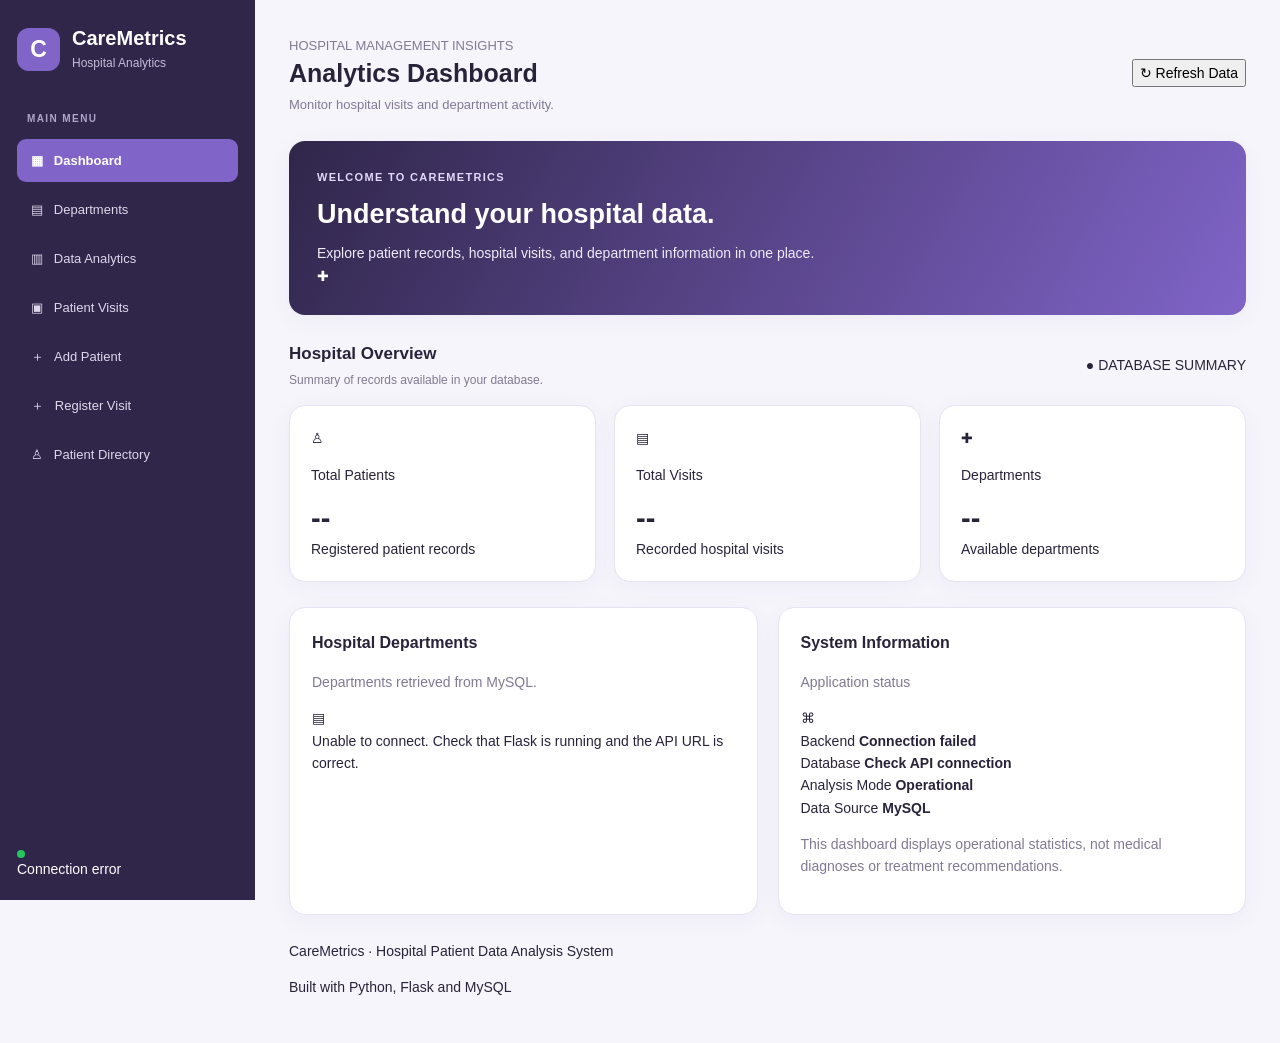
<file: index.html>
<!DOCTYPE html>
<html lang="en">
<head>
    <meta charset="UTF-8">
    <meta name="viewport" content="width=device-width, initial-scale=1.0">
    <title>CareMetrics | Dashboard</title>
    <link rel="stylesheet" href="./style.css">
</head>
<body>

    <!-- Sidebar -->
    <aside class="sidebar">
        <div class="brand">
            <div class="brand-icon">C</div>
            <div>
                <h2>CareMetrics</h2>
                <p>Hospital Analytics</p>
            </div>
        </div>

        <p class="menu-label">MAIN MENU</p>

        <nav>
            <a class="nav-link active" href="./index.html">
                ▦ &nbsp; Dashboard
            </a>

            <a class="nav-link" href="./departments.html">
                ▤ &nbsp; Departments
            </a>

            <a class="nav-link" href="./analytics.html">
                ▥ &nbsp; Data Analytics
            </a>

            <a class="nav-link" href="./visits.html">
                ▣ &nbsp; Patient Visits
            </a>

            <a class="nav-link" href="./add-patient.html">
                ＋ &nbsp; Add Patient
            </a>

            <a class="nav-link" href="./add-visit.html">
                ＋ &nbsp; Register Visit
            </a>
            
<a class="nav-link" href="patients.html">♙ &nbsp; Patient Directory</a>

        </nav>

        <div class="sidebar-bottom">
            <div class="status-dot"></div>
            <span id="connection-status">Checking connection...</span>
        </div>
    </aside>

    <!-- Main Dashboard -->
    <main class="main-content" id="dashboard">

        <!-- Header -->
        <header class="topbar">
            <div>
                <p class="eyebrow">HOSPITAL MANAGEMENT INSIGHTS</p>
                <h1>Analytics Dashboard</h1>
                <p class="subtitle">
                    Monitor hospital visits and department activity.
                </p>
            </div>

            <button id="refresh-button" onclick="loadDashboard()">
                ↻ Refresh Data
            </button>
        </header>

        <!-- Welcome Section -->
        <section class="welcome-card">
            <div>
                <p class="eyebrow light">WELCOME TO CAREMETRICS</p>
                <h2>Understand your hospital data.</h2>
                <p>
                    Explore patient records, hospital visits,
                    and department information in one place.
                </p>
            </div>

            <div class="welcome-symbol">✚</div>
        </section>

        <!-- Hospital Summary -->
        <section class="section-heading" id="overview">
            <div>
                <h2>Hospital Overview</h2>
                <p>Summary of records available in your database.</p>
            </div>

            <span class="live-label">● DATABASE SUMMARY</span>
        </section>

        <section class="stats-grid">
            <article class="stat-card">
                <div class="stat-icon blue">♙</div>
                <p>Total Patients</p>
                <h2 id="total-patients">--</h2>
                <span>Registered patient records</span>
            </article>

            <article class="stat-card">
                <div class="stat-icon purple">▤</div>
                <p>Total Visits</p>
                <h2 id="total-visits">--</h2>
                <span>Recorded hospital visits</span>
            </article>

            <article class="stat-card">
                <div class="stat-icon green">✚</div>
                <p>Departments</p>
                <h2 id="total-departments">--</h2>
                <span>Available departments</span>
            </article>
        </section>

        <!-- Department Preview and System Status -->
        <section class="content-grid">

            <article class="panel" id="departments">
                <div class="panel-heading">
                    <div>
                        <h2>Hospital Departments</h2>
                        <p>Departments retrieved from MySQL.</p>
                    </div>

                    <span class="panel-icon">▤</span>
                </div>

                <div id="department-list">
                    <p class="message">Loading departments...</p>
                </div>
            </article>

            <article class="panel">
                <div class="panel-heading">
                    <div>
                        <h2>System Information</h2>
                        <p>Application status</p>
                    </div>

                    <span class="panel-icon">⌘</span>
                </div>

                <div class="info-row">
                    <span>Backend</span>
                    <strong id="backend-status">Checking...</strong>
                </div>

                <div class="info-row">
                    <span>Database</span>
                    <strong id="database-status">Checking...</strong>
                </div>

                <div class="info-row">
                    <span>Analysis Mode</span>
                    <strong>Operational</strong>
                </div>

                <div class="info-row">
                    <span>Data Source</span>
                    <strong>MySQL</strong>
                </div>

                <p class="notice">
                    This dashboard displays operational statistics,
                    not medical diagnoses or treatment recommendations.
                </p>
            </article>

        </section>

        <!-- Footer -->
        <footer>
            <p>CareMetrics · Hospital Patient Data Analysis System</p>
            <p>Built with Python, Flask and MySQL</p>
        </footer>

    </main>

    <!-- Keep the existing dashboard JavaScript -->
    <script src="./script.js"></script>

</body>
</html>
</file>
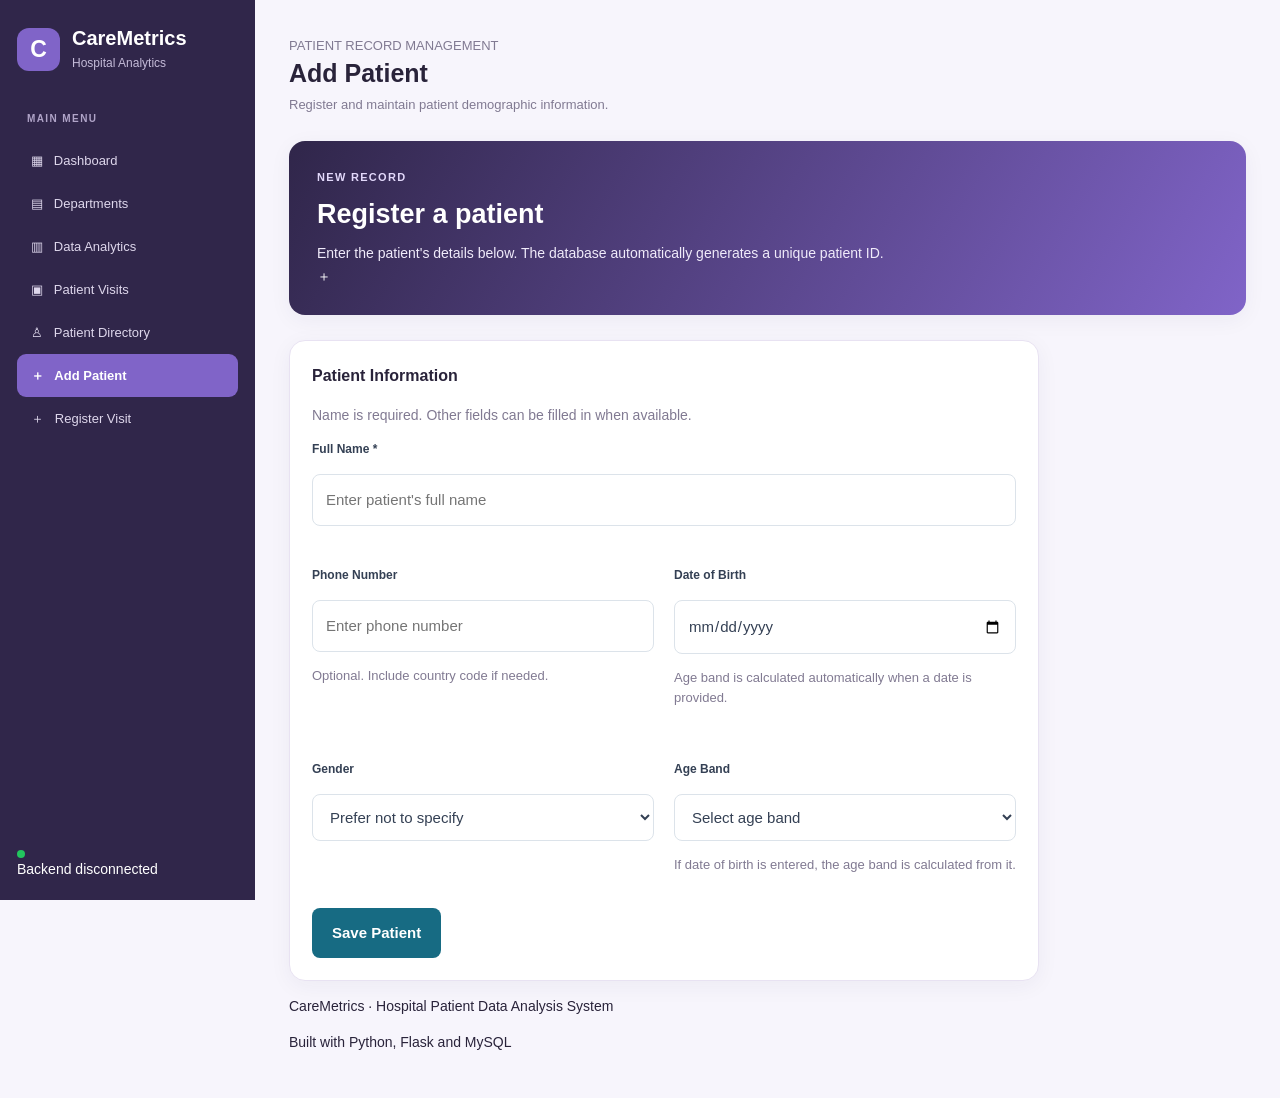
<file: add-patient.html>
<!DOCTYPE html>
<html lang="en">
<head>
    <meta charset="UTF-8">
    <meta name="viewport" content="width=device-width, initial-scale=1.0">
    <title>Add Patient | CareMetrics</title>
    <link rel="stylesheet" href="style.css">

    <style>
        .patient-form {
            max-width: 750px;
            margin-top: 25px;
        }

        .form-grid {
            display: grid;
            grid-template-columns: repeat(2, minmax(0, 1fr));
            gap: 20px;
        }

        .form-group {
            margin-bottom: 20px;
        }

        .form-group.full-width {
            grid-column: 1 / -1;
        }

        .form-group label {
            display: block;
            margin-bottom: 8px;
            color: #344054;
            font-weight: 600;
        }

        .form-group input,
        .form-group select {
            box-sizing: border-box;
            width: 100%;
            padding: 13px;
            border: 1px solid #dce3ea;
            border-radius: 8px;
            background: white;
            font-size: 15px;
            color: #344054;
        }

        .form-group input:focus,
        .form-group select:focus {
            outline: 2px solid #b7e0e9;
            border-color: #176b83;
        }

        .form-help {
            color: #64748b;
            font-size: 13px;
            margin-top: 7px;
            line-height: 1.5;
        }

        .save-button {
            background: #176b83;
            color: white;
            border: none;
            border-radius: 8px;
            padding: 13px 20px;
            cursor: pointer;
            font-size: 15px;
            font-weight: 600;
        }

        .save-button:disabled {
            opacity: 0.6;
            cursor: not-allowed;
        }

        .form-message {
            display: none;
            margin-top: 20px;
            padding: 14px;
            border-radius: 8px;
            line-height: 1.6;
        }

        .form-message.success {
            display: block;
            background: #e8f7ee;
            color: #176b43;
        }

        .form-message.error {
            display: block;
            background: #fff0f0;
            color: #b42318;
        }

        @media (max-width: 600px) {
            .form-grid {
                grid-template-columns: 1fr;
                gap: 0;
            }

            .form-group.full-width {
                grid-column: auto;
            }
        }
    </style>
</head>

<body>
    <aside class="sidebar">
        <div class="brand">
            <div class="brand-icon">C</div>
            <div>
                <h2>CareMetrics</h2>
                <p>Hospital Analytics</p>
            </div>
        </div>

        <p class="menu-label">MAIN MENU</p>

        <a class="nav-link" href="dashboard.html">▦ &nbsp; Dashboard</a>
        <a class="nav-link" href="departments.html">▤ &nbsp; Departments</a>
        <a class="nav-link" href="analytics.html">▥ &nbsp; Data Analytics</a>
        <a class="nav-link" href="visits.html">▣ &nbsp; Patient Visits</a>
        <a class="nav-link" href="patients.html">♙ &nbsp; Patient Directory</a>
        <a class="nav-link active" href="add-patient.html">＋ &nbsp; Add Patient</a>
        <a class="nav-link" href="add-visit.html">＋ &nbsp; Register Visit</a>

        <div class="sidebar-bottom">
            <div class="status-dot"></div>
            <span id="connection-status">Checking backend...</span>
        </div>
    </aside>

    <main class="main-content">
        <header class="topbar">
            <div>
                <p class="eyebrow">PATIENT RECORD MANAGEMENT</p>
                <h1>Add Patient</h1>
                <p class="subtitle">
                    Register and maintain patient demographic information.
                </p>
            </div>
        </header>

        <section class="welcome-card">
            <div>
                <p class="eyebrow light">NEW RECORD</p>
                <h2>Register a patient</h2>
                <p>
                    Enter the patient's details below. The database
                    automatically generates a unique patient ID.
                </p>
            </div>
            <div class="welcome-symbol">＋</div>
        </section>

        <section class="panel patient-form">
            <div class="panel-heading">
                <div>
                    <h2>Patient Information</h2>
                    <p>Name is required. Other fields can be filled in when available.</p>
                </div>
            </div>

            <form id="patient-form">
                <div class="form-grid">
                    <div class="form-group full-width">
                        <label for="patient-name">Full Name *</label>
                        <input
                            type="text"
                            id="patient-name"
                            name="patient_name"
                            maxlength="100"
                            placeholder="Enter patient's full name"
                            autocomplete="name"
                            required>
                    </div>

                    <div class="form-group">
                        <label for="phone-number">Phone Number</label>
                        <input
                            type="tel"
                            id="phone-number"
                            name="phone_number"
                            maxlength="20"
                            placeholder="Enter phone number"
                            autocomplete="tel">
                        <p class="form-help">
                            Optional. Include country code if needed.
                        </p>
                    </div>

                    <div class="form-group">
                        <label for="date-of-birth">Date of Birth</label>
                        <input
                            type="date"
                            id="date-of-birth"
                            name="date_of_birth">
                        <p class="form-help">
                            Age band is calculated automatically when a date is provided.
                        </p>
                    </div>

                    <div class="form-group">
                        <label for="gender">Gender</label>
                        <select id="gender" name="gender">
                            <option value="">Prefer not to specify</option>
                            <option value="Female">Female</option>
                            <option value="Male">Male</option>
                            <option value="Other">Other</option>
                        </select>
                    </div>

                    <div class="form-group">
                        <label for="age-band">Age Band</label>
                        <select id="age-band" name="age_band">
                            <option value="">Select age band</option>
                            <option value="0-17">0–17 years</option>
                            <option value="18-35">18–35 years</option>
                            <option value="36-60">36–60 years</option>
                            <option value="60+">60 years and above</option>
                        </select>
                        <p class="form-help" id="age-help">
                            If date of birth is entered, the age band is calculated from it.
                        </p>
                    </div>
                </div>

                <button type="submit" class="save-button" id="save-button">
                    Save Patient
                </button>

                <div
                    id="form-message"
                    class="form-message"
                    role="status"
                    aria-live="polite">
                </div>
            </form>
        </section>

        <footer>
            <p>CareMetrics · Hospital Patient Data Analysis System</p>
            <p>Built with Python, Flask and MySQL</p>
        </footer>
    </main>

    <script>
        const API_URL = "http://127.0.0.1:5000";

        const form = document.getElementById("patient-form");
        const nameInput = document.getElementById("patient-name");
        const phoneInput = document.getElementById("phone-number");
        const dobInput = document.getElementById("date-of-birth");
        const genderInput = document.getElementById("gender");
        const ageBandInput = document.getElementById("age-band");
        const ageHelp = document.getElementById("age-help");
        const saveButton = document.getElementById("save-button");
        const message = document.getElementById("form-message");
        const connectionStatus = document.getElementById("connection-status");

        const today = new Date();
        const localToday = [
            today.getFullYear(),
            String(today.getMonth() + 1).padStart(2, "0"),
            String(today.getDate()).padStart(2, "0")
        ].join("-");

        dobInput.max = localToday;

        function calculateAgeBand(dateString) {
            if (!dateString) return "";

            const birthDate = new Date(dateString + "T00:00:00");
            const now = new Date();

            if (Number.isNaN(birthDate.getTime()) || birthDate > now) {
                return "";
            }

            let age = now.getFullYear() - birthDate.getFullYear();

            const birthdayNotReached =
                now.getMonth() < birthDate.getMonth() ||
                (
                    now.getMonth() === birthDate.getMonth() &&
                    now.getDate() < birthDate.getDate()
                );

            if (birthdayNotReached) age--;

            if (age <= 17) return "0-17";
            if (age <= 35) return "18-35";
            if (age <= 60) return "36-60";
            return "60+";
        }

        dobInput.addEventListener("change", function () {
            if (!dobInput.value) {
                ageHelp.textContent =
                    "Select an age band if you leave date of birth empty.";
                return;
            }

            const band = calculateAgeBand(dobInput.value);

            if (!band) {
                ageBandInput.value = "";
                ageHelp.textContent = "Please enter a valid date of birth.";
                return;
            }

            ageBandInput.value = band;
            ageHelp.textContent = "Age band calculated from date of birth.";
        });

        ageBandInput.addEventListener("change", function () {
            if (dobInput.value) {
                ageBandInput.value = calculateAgeBand(dobInput.value);
                ageHelp.textContent =
                    "Age band is calculated from date of birth.";
            }
        });

        function showMessage(text, success) {
            message.textContent = text;
            message.className = success
                ? "form-message success"
                : "form-message error";
        }

        async function checkBackend() {
            try {
                const response = await fetch(`${API_URL}/`);

                if (!response.ok) {
                    throw new Error("Backend unavailable");
                }

                connectionStatus.textContent = "Backend connected";
            } catch (error) {
                connectionStatus.textContent = "Backend disconnected";
            }
        }

        form.addEventListener("submit", async function (event) {
            event.preventDefault();

            const patientName = nameInput.value.trim();
            const phoneNumber = phoneInput.value.trim();
            const dateOfBirth = dobInput.value;
            const gender = genderInput.value;
            let ageBand = ageBandInput.value;

            if (!patientName) {
                showMessage("Please enter the patient's full name.", false);
                return;
            }

            if (dateOfBirth) {
                ageBand = calculateAgeBand(dateOfBirth);

                if (!ageBand) {
                    showMessage("Please enter a valid date of birth.", false);
                    return;
                }
            }

            if (!dateOfBirth && !ageBand) {
                showMessage(
                    "Please enter a date of birth or select an age band.",
                    false
                );
                return;
            }

            saveButton.disabled = true;
            saveButton.textContent = "Saving...";
            message.className = "form-message";
            message.textContent = "";

            const patientData = {
                patient_name: patientName,
                phone_number: phoneNumber || null,
                date_of_birth: dateOfBirth || null,
                gender: gender || null,
                age_band: ageBand
            };

            try {
                const response = await fetch(`${API_URL}/api/patients`, {
                    method: "POST",
                    headers: {
                        "Content-Type": "application/json"
                    },
                    body: JSON.stringify(patientData)
                });

                const result = await response.json();

                if (!response.ok) {
                    throw new Error(result.error || "Unable to save patient.");
                }

                showMessage(
                    `Patient registered successfully! Patient ID: ${result.patient_id}`,
                    true
                );

                form.reset();
                ageHelp.textContent =
                    "If date of birth is entered, the age band is calculated from it.";

                await checkBackend();

            } catch (error) {
                console.error("Patient registration error:", error);

                showMessage(
                    error.message === "Failed to fetch"
                        ? "Cannot connect to Flask. Make sure your backend is running."
                        : error.message,
                    false
                );
            } finally {
                saveButton.disabled = false;
                saveButton.textContent = "Save Patient";
            }
        });

        checkBackend();
    </script>
</body>
</html>
</file>
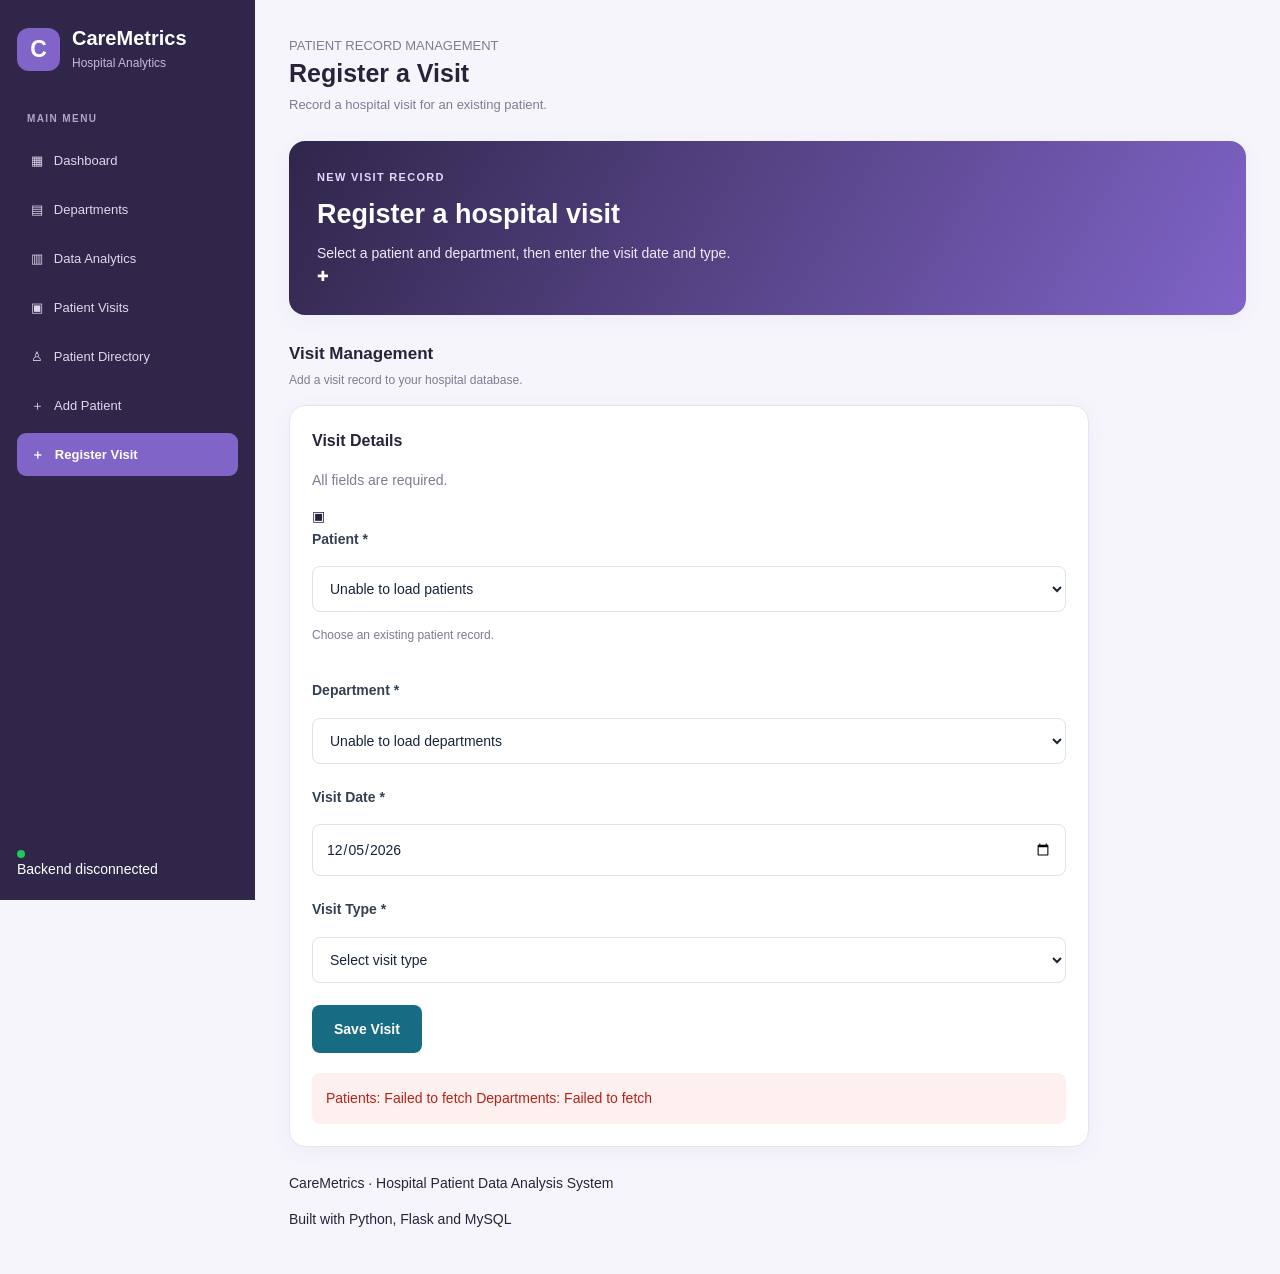
<file: add-visit.html>
<!DOCTYPE html>
<html lang="en">
<head>
    <meta charset="UTF-8">
    <meta name="viewport" content="width=device-width, initial-scale=1.0">
    <title>Register Visit | CareMetrics</title>
    <link rel="stylesheet" href="./style.css">

    <style>
        .visit-form {
            max-width: 800px;
            margin-bottom: 25px;
        }

        .form-group {
            margin-bottom: 22px;
        }

        .form-group label {
            display: block;
            margin-bottom: 9px;
            font-size: 14px;
            font-weight: 600;
            color: #344054;
        }

        .form-group select,
        .form-group input {
            box-sizing: border-box;
            width: 100%;
            padding: 13px;
            border: 1px solid #dce3ea;
            border-radius: 8px;
            background: white;
            color: #17243a;
            font-size: 14px;
        }

        .form-group select:focus,
        .form-group input:focus {
            outline: 2px solid #b9e4e4;
            border-color: #176b83;
        }

        .form-help {
            margin-top: 7px;
            color: #7a879a;
            font-size: 12px;
            line-height: 1.6;
        }

        .save-button {
            background: #176b83;
            color: white;
            border: none;
            border-radius: 8px;
            padding: 13px 22px;
            cursor: pointer;
            font-size: 14px;
            font-weight: 600;
        }

        .save-button:hover {
            background: #12566a;
        }

        .save-button:disabled {
            opacity: 0.6;
            cursor: wait;
        }

        .form-message {
            display: none;
            margin-top: 20px;
            padding: 14px;
            border-radius: 8px;
            font-size: 14px;
            line-height: 1.6;
            overflow-wrap: anywhere;
        }

        .form-message.success {
            display: block;
            background: #e8f7ee;
            color: #176b43;
        }

        .form-message.error {
            display: block;
            background: #fff0f0;
            color: #b42318;
        }
    </style>
</head>

<body>
    <aside class="sidebar">
        <div class="brand">
            <div class="brand-icon">C</div>
            <div>
                <h2>CareMetrics</h2>
                <p>Hospital Analytics</p>
            </div>
        </div>

        <p class="menu-label">MAIN MENU</p>

        <nav>
            <a class="nav-link" href="./dashboard.html">▦ &nbsp; Dashboard</a>
            <a class="nav-link" href="./departments.html">▤ &nbsp; Departments</a>
            <a class="nav-link" href="./analytics.html">▥ &nbsp; Data Analytics</a>
            <a class="nav-link" href="./visits.html">▣ &nbsp; Patient Visits</a>
            <a class="nav-link" href="./patients.html">♙ &nbsp; Patient Directory</a>
            <a class="nav-link" href="./add-patient.html">＋ &nbsp; Add Patient</a>
            <a class="nav-link active" href="./add-visit.html">＋ &nbsp; Register Visit</a>
        </nav>

        <div class="sidebar-bottom">
            <div class="status-dot"></div>
            <span id="connection-status">Checking backend...</span>
        </div>
    </aside>

    <main class="main-content">
        <header class="topbar">
            <div>
                <p class="eyebrow">PATIENT RECORD MANAGEMENT</p>
                <h1>Register a Visit</h1>
                <p class="subtitle">
                    Record a hospital visit for an existing patient.
                </p>
            </div>
        </header>

        <section class="welcome-card">
            <div>
                <p class="eyebrow light">NEW VISIT RECORD</p>
                <h2>Register a hospital visit</h2>
                <p>
                    Select a patient and department, then enter
                    the visit date and type.
                </p>
            </div>
            <div class="welcome-symbol">✚</div>
        </section>

        <section class="section-heading">
            <div>
                <h2>Visit Management</h2>
                <p>Add a visit record to your hospital database.</p>
            </div>
        </section>

        <section class="panel visit-form">
            <div class="panel-heading">
                <div>
                    <h2>Visit Details</h2>
                    <p>All fields are required.</p>
                </div>
                <span class="panel-icon">▣</span>
            </div>

            <form id="visit-form">
                <div class="form-group">
                    <label for="patient-id">Patient *</label>
                    <select id="patient-id" name="patient_id" required>
                        <option value="">Loading patients...</option>
                    </select>
                    <p class="form-help">
                        Choose an existing patient record.
                    </p>
                </div>

                <div class="form-group">
                    <label for="department-id">Department *</label>
                    <select id="department-id" name="department_id" required>
                        <option value="">Loading departments...</option>
                    </select>
                </div>

                <div class="form-group">
                    <label for="visit-date">Visit Date *</label>
                    <input type="date" id="visit-date" name="visit_date" required>
                </div>

                <div class="form-group">
                    <label for="visit-type">Visit Type *</label>
                    <select id="visit-type" name="visit_type" required>
                        <option value="">Select visit type</option>
                        <option value="Appointment">Appointment</option>
                        <option value="Emergency">Emergency</option>
                        <option value="Follow-up">Follow-up</option>
                    </select>
                </div>

                <button type="submit" class="save-button" id="save-button">
                    Save Visit
                </button>

                <div id="form-message"
                     class="form-message"
                     role="status"
                     aria-live="polite"></div>
            </form>
        </section>

        <footer>
            <p>CareMetrics · Hospital Patient Data Analysis System</p>
            <p>Built with Python, Flask and MySQL</p>
        </footer>
    </main>

    <script>
        const API_URL = "http://127.0.0.1:5000";

        const patientSelect = document.getElementById("patient-id");
        const departmentSelect = document.getElementById("department-id");
        const visitDateInput = document.getElementById("visit-date");
        const visitForm = document.getElementById("visit-form");
        const saveButton = document.getElementById("save-button");
        const message = document.getElementById("form-message");
        const connectionStatus = document.getElementById("connection-status");

        function getTodayDate() {
            const today = new Date();
            const year = today.getFullYear();
            const month = String(today.getMonth() + 1).padStart(2, "0");
            const day = String(today.getDate()).padStart(2, "0");

            return `${year}-${month}-${day}`;
        }

        visitDateInput.max = getTodayDate();
        visitDateInput.value = getTodayDate();

        function showMessage(text, type) {
            message.textContent = text;
            message.className = `form-message ${type}`;
        }

        async function fetchJSON(url, options = {}) {
            const response = await fetch(url, options);

            let data;

            try {
                data = await response.json();
            } catch {
                throw new Error("The server returned an invalid response.");
            }

            if (!response.ok) {
                throw new Error(data.error || "The request failed.");
            }

            return data;
        }

        async function loadPatients() {
            try {
                // The API may return all patients or a search result list.
                const patients = await fetchJSON(`${API_URL}/api/patients`);

                if (!Array.isArray(patients)) {
                    throw new Error("The patient list format is incorrect.");
                }

                patientSelect.replaceChildren(
                    new Option("Select patient", "")
                );

                patients.forEach(patient => {
                    const name = patient.patient_name || patient.name ||
                        `Patient #${patient.patient_id}`;

                    const ageBand = patient.age_band
                        ? ` · ${patient.age_band}`
                        : "";

                    patientSelect.add(
                        new Option(
                            `#${patient.patient_id} — ${name}${ageBand}`,
                            patient.patient_id
                        )
                    );
                });

                if (patients.length === 0) {
                    patientSelect.replaceChildren(
                        new Option("No patients found", "")
                    );
                }
            } catch (error) {
                patientSelect.replaceChildren(
                    new Option("Unable to load patients", "")
                );

                throw new Error("Patients: " + error.message);
            }
        }

        async function loadDepartments() {
            try {
                const departments = await fetchJSON(
                    `${API_URL}/api/departments`
                );

                if (!Array.isArray(departments)) {
                    throw new Error("The department list format is incorrect.");
                }

                departmentSelect.replaceChildren(
                    new Option("Select department", "")
                );

                departments.forEach(department => {
                    departmentSelect.add(
                        new Option(
                            department.department_name,
                            department.department_id
                        )
                    );
                });

                if (departments.length === 0) {
                    departmentSelect.replaceChildren(
                        new Option("No departments found", "")
                    );
                }
            } catch (error) {
                departmentSelect.replaceChildren(
                    new Option("Unable to load departments", "")
                );

                throw new Error("Departments: " + error.message);
            }
        }

        async function checkBackend() {
            try {
                const response = await fetch(`${API_URL}/`);

                if (!response.ok) {
                    throw new Error("Backend unavailable");
                }

                connectionStatus.textContent = "Backend connected";
            } catch {
                connectionStatus.textContent = "Backend disconnected";
            }
        }

        visitForm.addEventListener("submit", async function(event) {
            event.preventDefault();

            if (!patientSelect.value || !departmentSelect.value) {
                showMessage(
                    "Please select both a patient and a department.",
                    "error"
                );
                return;
            }

            const selectedDate = visitDateInput.value;

            if (!selectedDate || selectedDate > getTodayDate()) {
                showMessage(
                    "Please enter a valid visit date that is not in the future.",
                    "error"
                );
                return;
            }

            saveButton.disabled = true;
            saveButton.textContent = "Saving...";
            message.className = "form-message";
            message.textContent = "";

            const visitData = {
                patient_id: Number(patientSelect.value),
                department_id: Number(departmentSelect.value),
                visit_date: selectedDate,
                visit_type: document.getElementById("visit-type").value
            };

            try {
                const result = await fetchJSON(`${API_URL}/api/visits`, {
                    method: "POST",
                    headers: {
                        "Content-Type": "application/json"
                    },
                    body: JSON.stringify(visitData)
                });

                const visitId = result.visit_id;

                showMessage(
                    visitId != null
                        ? `Visit registered successfully! Visit ID: ${visitId}`
                        : "Visit registered successfully!",
                    "success"
                );

                visitForm.reset();
                visitDateInput.value = getTodayDate();
                connectionStatus.textContent = "Backend connected";

            } catch (error) {
                console.error("Visit registration error:", error);

                showMessage(
                    error.message === "Failed to fetch"
                        ? "Cannot connect to Flask. Make sure the backend is running."
                        : error.message,
                    "error"
                );

                await checkBackend();
            } finally {
                saveButton.disabled = false;
                saveButton.textContent = "Save Visit";
            }
        });

        async function initializePage() {
            const results = await Promise.allSettled([
                loadPatients(),
                loadDepartments(),
                checkBackend()
            ]);

            const errors = results
                .filter(result => result.status === "rejected")
                .map(result => result.reason.message);

            if (errors.length > 0) {
                showMessage(errors.join(" "), "error");
            }
        }

        initializePage();
    </script>
</body>
</html>
</file>
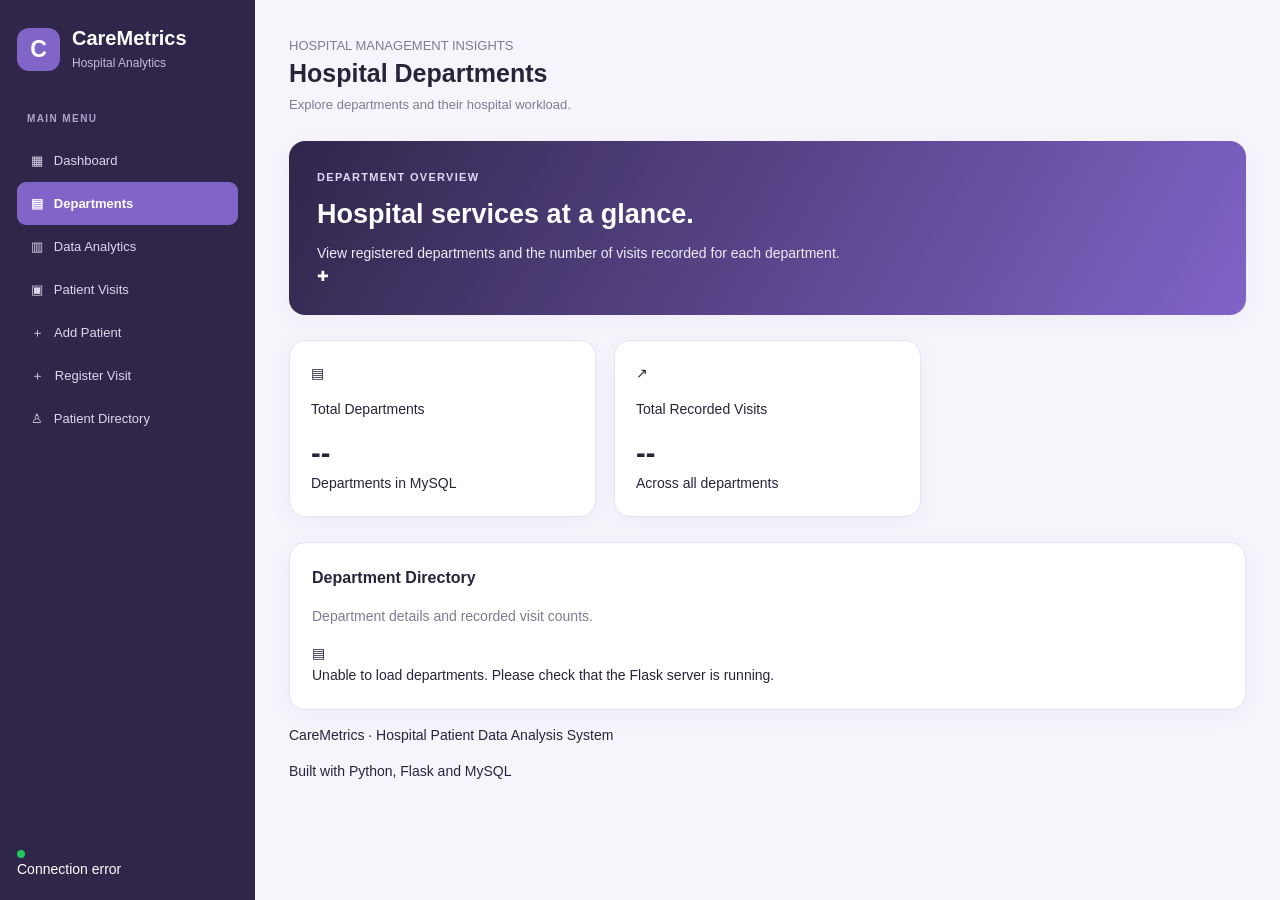
<file: departments.html>
<!DOCTYPE html>
<html lang="en">
<head>
    <meta charset="UTF-8">
    <meta name="viewport" content="width=device-width, initial-scale=1.0">
    <title>Departments | CareMetrics</title>
    <link rel="stylesheet" href="style.css">
</head>
<body>

    <aside class="sidebar">
        <div class="brand">
            <div class="brand-icon">C</div>
            <div>
                <h2>CareMetrics</h2>
                <p>Hospital Analytics</p>
            </div>
        </div>

        <p class="menu-label">MAIN MENU</p>

        
<a class="nav-link" href="index.html">▦ &nbsp; Dashboard</a>
<a class="nav-link active" href="departments.html">▤ &nbsp; Departments</a>
<a class="nav-link" href="analytics.html">▥ &nbsp; Data Analytics</a>
<a class="nav-link" href="visits.html">▣ &nbsp; Patient Visits</a>
<a class="nav-link" href="add-patient.html">＋ &nbsp; Add Patient</a>
<a class="nav-link" href="add-visit.html">＋ &nbsp; Register Visit</a>

<a class="nav-link" href="patients.html">♙ &nbsp; Patient Directory</a>

        <div class="sidebar-bottom">
            <div class="status-dot"></div>
            <span id="connection-status">Connecting...</span>
        </div>
    </aside>

    <main class="main-content">

        <header class="topbar">
            <div>
                <p class="eyebrow">HOSPITAL MANAGEMENT INSIGHTS</p>
                <h1>Hospital Departments</h1>
                <p class="subtitle">
                    Explore departments and their hospital workload.
                </p>
            </div>
        </header>

        <section class="welcome-card">
            <div>
                <p class="eyebrow light">DEPARTMENT OVERVIEW</p>
                <h2>Hospital services at a glance.</h2>
                <p>
                    View registered departments and the number
                    of visits recorded for each department.
                </p>
            </div>
            <div class="welcome-symbol">✚</div>
        </section>

        <section class="stats-grid">
            <article class="stat-card">
                <div class="stat-icon blue">▤</div>
                <p>Total Departments</p>
                <h2 id="department-count">--</h2>
                <span>Departments in MySQL</span>
            </article>

            <article class="stat-card">
                <div class="stat-icon purple">↗</div>
                <p>Total Recorded Visits</p>
                <h2 id="visit-count">--</h2>
                <span>Across all departments</span>
            </article>
        </section>

        <section class="panel">
            <div class="panel-heading">
                <div>
                    <h2>Department Directory</h2>
                    <p>Department details and recorded visit counts.</p>
                </div>
                <span class="panel-icon">▤</span>
            </div>

            <div id="department-list">
                <p class="message">Loading department information...</p>
            </div>
        </section>

        <footer>
            <p>CareMetrics · Hospital Patient Data Analysis System</p>
            <p>Built with Python, Flask and MySQL</p>
        </footer>

    </main>

    <script>
        const API_URL = "http://127.0.0.1:5000";

        async function loadDepartments() {
            const list = document.getElementById("department-list");
            const status = document.getElementById("connection-status");

            try {
                const responses = await Promise.all([
                    fetch(`${API_URL}/api/departments`),
                    fetch(`${API_URL}/api/analysis/department-workload`),
                    fetch(`${API_URL}/api/summary`)
                ]);

                if (responses.some(response => !response.ok)) {
                    throw new Error("Unable to retrieve department data.");
                }

                const [departments, workload, summary] =
                    await Promise.all(responses.map(response => response.json()));

                if (departments.error || workload.error || summary.error) {
                    throw new Error("The server returned an error.");
                }

                const workloadMap = new Map(
                    workload.map(item => [
                        item.department_name,
                        Number(item.total_visits)
                    ])
                );

                document.getElementById("department-count").textContent =
                    departments.length;

                document.getElementById("visit-count").textContent =
                    summary.total_visits;

                list.replaceChildren();

                departments.forEach((department, index) => {
                    const item = document.createElement("div");
                    item.className = "department-item";

                    const number = document.createElement("div");
                    number.className = "department-number";
                    number.textContent = String(index + 1).padStart(2, "0");

                    const details = document.createElement("div");
                    details.style.flex = "1";

                    const name = document.createElement("p");
                    name.className = "department-name";
                    name.textContent = department.department_name;

                    const id = document.createElement("p");
                    id.className = "department-id";
                    id.textContent = `Department ID: ${department.department_id}`;

                    const visits = document.createElement("p");
                    visits.className = "department-id";
                    visits.textContent =
                        `Recorded visits: ${workloadMap.get(department.department_name) ?? 0}`;

                    details.append(name, id, visits);
                    item.append(number, details);
                    list.appendChild(item);
                });

                status.textContent = "Backend connected";

            } catch (error) {
                console.error(error);
                status.textContent = "Connection error";
                list.textContent =
                    "Unable to load departments. Please check that the Flask server is running.";
            }
        }

        loadDepartments();
    </script>

</body>
</html>
</file>
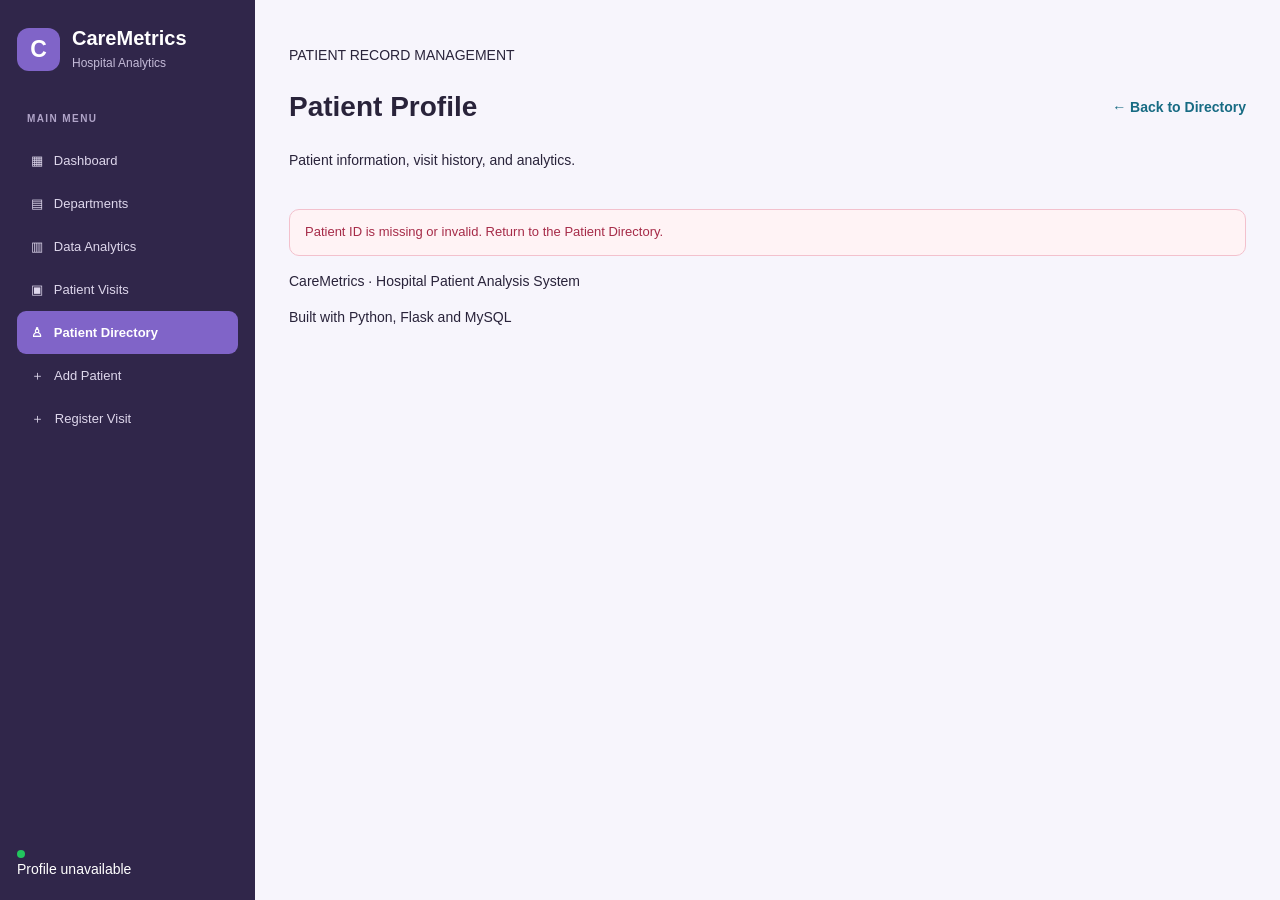
<file: patient-profile.html>
<!DOCTYPE html>
<html lang="en">
<head>
    <meta charset="UTF-8">
    <meta name="viewport" content="width=device-width, initial-scale=1.0">
    <title>Patient Profile | CareMetrics</title>
    <link rel="stylesheet" href="style.css">

    <style>
        .profile-header {
            display: flex;
            align-items: center;
            justify-content: space-between;
            flex-wrap: wrap;
            gap: 16px;
            margin-bottom: 24px;
        }

        .back-link {
            color: #176b83;
            text-decoration: none;
            font-weight: 600;
        }

        .profile-card, .detail-card, .history-card, .analysis-card {
            background: white;
            border: 1px solid #e5eaf0;
            border-radius: 14px;
            padding: 22px;
            margin-bottom: 22px;
        }

        .identity {
            display: flex;
            align-items: center;
            gap: 18px;
            margin-bottom: 24px;
        }

        .avatar {
            width: 64px;
            height: 64px;
            display: grid;
            place-items: center;
            border-radius: 50%;
            background: #e0f2f1;
            color: #176b83;
            font-size: 25px;
            font-weight: 700;
        }

        .identity h2 {
            margin: 0 0 6px;
        }

        .muted {
            color: #667085;
            margin: 0;
        }

        .detail-grid, .stats-grid, .analysis-grid {
            display: grid;
            grid-template-columns: repeat(3, minmax(0, 1fr));
            gap: 16px;
        }

        .detail-item {
            padding: 15px;
            background: #f8fafc;
            border-radius: 9px;
            overflow-wrap: anywhere;
        }

        .detail-item span, .stat-label {
            display: block;
            color: #667085;
            font-size: 13px;
            margin-bottom: 8px;
        }

        .detail-item strong {
            color: #243447;
        }

        .stat-card {
            padding: 20px;
            border: 1px solid #e5eaf0;
            border-radius: 12px;
            background: white;
        }

        .stat-value {
            font-size: 28px;
            font-weight: 700;
            color: #176b83;
        }

        .section-title {
            margin: 0 0 18px;
        }

        .table-wrapper {
            overflow-x: auto;
        }

        .history-table {
            width: 100%;
            border-collapse: collapse;
            min-width: 500px;
        }

        .history-table th, .history-table td {
            padding: 13px;
            text-align: left;
            border-bottom: 1px solid #e5eaf0;
        }

        .history-table th {
            background: #f8fafc;
            color: #475467;
            font-size: 13px;
        }

        .message {
            color: #667085;
            line-height: 1.6;
            margin: 12px 0;
        }

        .error {
            color: #b42318;
        }

        .analysis-item {
            padding: 18px;
            border-radius: 10px;
            background: #f8fafc;
        }

        .analysis-item h3 {
            margin: 0 0 8px;
            font-size: 15px;
        }

        .analysis-item p {
            margin: 0;
            color: #176b83;
            font-size: 22px;
            font-weight: 700;
        }

        .bar-row {
            margin: 16px 0;
        }

        .bar-label {
            display: flex;
            justify-content: space-between;
            gap: 12px;
            margin-bottom: 7px;
            font-size: 14px;
        }

        .bar-track {
            height: 9px;
            background: #e9eef2;
            border-radius: 20px;
            overflow: hidden;
        }

        .bar-fill {
            height: 100%;
            background: #178b91;
            border-radius: 20px;
        }

        @media (max-width: 800px) {
            .detail-grid, .stats-grid, .analysis-grid {
                grid-template-columns: repeat(2, minmax(0, 1fr));
            }
        }

        @media (max-width: 520px) {
            .detail-grid, .stats-grid, .analysis-grid {
                grid-template-columns: 1fr;
            }

            .profile-card, .detail-card, .history-card, .analysis-card {
                padding: 16px;
            }
        }
    </style>
</head>

<body>
    <aside class="sidebar">
        <div class="brand">
            <div class="brand-icon">C</div>
            <div>
                <h2>CareMetrics</h2>
                <p>Hospital Analytics</p>
            </div>
        </div>

        <p class="menu-label">MAIN MENU</p>

        <a class="nav-link" href="index.html">▦ &nbsp; Dashboard</a>
        <a class="nav-link" href="departments.html">▤ &nbsp; Departments</a>
        <a class="nav-link" href="analytics.html">▥ &nbsp; Data Analytics</a>
        <a class="nav-link" href="visits.html">▣ &nbsp; Patient Visits</a>
        <a class="nav-link active" href="patients.html">♙ &nbsp; Patient Directory</a>
        <a class="nav-link" href="add-patient.html">＋ &nbsp; Add Patient</a>
        <a class="nav-link" href="add-visit.html">＋ &nbsp; Register Visit</a>

        <div class="sidebar-bottom">
            <div class="status-dot"></div>
            <span id="connection-status">Connecting...</span>
        </div>
    </aside>

    <main class="main-content">
        <header class="profile-header">
            <div>
                <p class="eyebrow">PATIENT RECORD MANAGEMENT</p>
                <h1>Patient Profile</h1>
                <p class="subtitle">Patient information, visit history, and analytics.</p>
            </div>
            <a class="back-link" href="patients.html">← Back to Directory</a>
        </header>

        <p id="page-message" class="message" role="status" aria-live="polite">
            Loading patient profile...
        </p>

        <div id="profile-content" hidden>
            <section class="profile-card">
                <div class="identity">
                    <div class="avatar" id="patient-avatar">P</div>
                    <div>
                        <h2 id="patient-name">Patient</h2>
                        <p class="muted" id="patient-id"></p>
                    </div>
                </div>

                <div class="detail-grid">
                    <div class="detail-item">
                        <span>Phone Number</span>
                        <strong id="patient-phone">—</strong>
                    </div>
                    <div class="detail-item">
                        <span>Date of Birth</span>
                        <strong id="patient-dob">—</strong>
                    </div>
                    <div class="detail-item">
                        <span>Gender</span>
                        <strong id="patient-gender">—</strong>
                    </div>
                    <div class="detail-item">
                        <span>Age Band</span>
                        <strong id="patient-age-band">—</strong>
                    </div>
                </div>
            </section>

            <section class="stats-grid">
                <div class="stat-card">
                    <span class="stat-label">Total Visits</span>
                    <div class="stat-value" id="total-visits">0</div>
                </div>
                <div class="stat-card">
                    <span class="stat-label">Departments Visited</span>
                    <div class="stat-value" id="departments-visited">0</div>
                </div>
                <div class="stat-card">
                    <span class="stat-label">Active Visit Months</span>
                    <div class="stat-value" id="active-months">0</div>
                </div>
            </section>

            <section class="history-card">
                <h2 class="section-title">Visit History</h2>
                <p class="message" id="history-message"></p>

                <div class="table-wrapper">
                    <table class="history-table">
                        <thead>
                            <tr>
                                <th>Visit ID</th>
                                <th>Visit Date</th>
                                <th>Department</th>
                                <th>Visit Type</th>
                            </tr>
                        </thead>
                        <tbody id="history-body"></tbody>
                    </table>
                </div>
            </section>

            <section class="analysis-card">
                <h2 class="section-title">Individual Analytics</h2>
                <div class="analysis-grid">
                    <div class="analysis-item">
                        <h3>Average Visits per Active Month</h3>
                        <p id="average-visits">0</p>
                    </div>
                    <div class="analysis-item">
                        <h3>Most Visited Department</h3>
                        <p id="most-visited">—</p>
                    </div>
                    <div class="analysis-item">
                        <h3>First Recorded Visit</h3>
                        <p id="first-visit">—</p>
                    </div>
                </div>

                <h3 style="margin-top:28px;">Visits by Department</h3>
                <div id="department-breakdown"></div>

                <h3 style="margin-top:28px;">Monthly Visit Trends</h3>
                <div id="monthly-breakdown"></div>
            </section>
        </div>

        <footer>
            <p>CareMetrics · Hospital Patient Analysis System</p>
            <p>Built with Python, Flask and MySQL</p>
        </footer>
    </main>

    <script>
        const API_URL = "http://127.0.0.1:5000";

        const params = new URLSearchParams(window.location.search);
        const patientId = params.get("id");

        const pageMessage = document.getElementById("page-message");
        const profileContent = document.getElementById("profile-content");
        const connectionStatus = document.getElementById("connection-status");

        function displayValue(value) {
            return value === null || value === undefined || value === ""
                ? "—"
                : String(value);
        }

        function formatDate(value) {
            if (!value) return "—";

            const dateText = String(value);
            const parts = dateText.split("-");

            if (parts.length !== 3) return dateText;
            return `${parts[2]}-${parts[1]}-${parts[0]}`;
        }

        function setText(id, value) {
            document.getElementById(id).textContent = displayValue(value);
        }

        function addHistoryRow(visit) {
            const row = document.createElement("tr");

            [
                visit.visit_id,
                formatDate(visit.visit_date),
                visit.department_name,
                visit.visit_type
            ].forEach(value => {
                const cell = document.createElement("td");
                cell.textContent = displayValue(value);
                row.appendChild(cell);
            });

            document.getElementById("history-body").appendChild(row);
        }

        function renderBars(containerId, entries, labelKey, valueKey) {
            const container = document.getElementById(containerId);
            container.replaceChildren();

            if (!entries || entries.length === 0) {
                const message = document.createElement("p");
                message.className = "message";
                message.textContent = "No data available yet.";
                container.appendChild(message);
                return;
            }

            const maxValue = Math.max(
                ...entries.map(item => Number(item[valueKey]) || 0),
                1
            );

            entries.forEach(item => {
                const value = Number(item[valueKey]) || 0;
                const row = document.createElement("div");
                row.className = "bar-row";

                const label = document.createElement("div");
                label.className = "bar-label";

                const name = document.createElement("span");
                name.textContent = displayValue(item[labelKey]);

                const count = document.createElement("strong");
                count.textContent = String(value);

                label.append(name, count);

                const track = document.createElement("div");
                track.className = "bar-track";

                const fill = document.createElement("div");
                fill.className = "bar-fill";
                fill.style.width = `${(value / maxValue) * 100}%`;

                track.appendChild(fill);
                row.append(label, track);
                container.appendChild(row);
            });
        }

        async function getJson(url) {
            const response = await fetch(url);
            const result = await response.json();

            if (!response.ok) {
                throw new Error(result.error || result.message || "Request failed.");
            }

            return result;
        }

        async function loadProfile() {
            if (!patientId || !/^\d+$/.test(patientId)) {
                throw new Error("Patient ID is missing or invalid. Return to the Patient Directory.");
            }

            const [patient, analysis] = await Promise.all([
                getJson(`${API_URL}/api/patients/${encodeURIComponent(patientId)}`),
                getJson(`${API_URL}/api/patients/${encodeURIComponent(patientId)}/analysis`)
            ]);

            const patientData = patient.patient || patient;
            const visits = patient.visits || patient.visit_history || [];

            setText("patient-name", patientData.patient_name || "Name not provided");
            setText("patient-id", `Patient ID: ${patientData.patient_id ?? patientId}`);
            setText("patient-phone", patientData.phone_number);
            setText("patient-dob", formatDate(patientData.date_of_birth));
            setText("patient-gender", patientData.gender);
            setText("patient-age-band", patientData.age_band);

            const name = patientData.patient_name || "P";
            document.getElementById("patient-avatar").textContent =
                name.trim().charAt(0).toUpperCase() || "P";

            const totalVisits = analysis.total_visits ?? visits.length;
            const departments = analysis.departments_visited ?? 0;
            const activeMonths = analysis.active_months ??
                (analysis.monthly_trends || analysis.monthly_breakdown || []).length;

            setText("total-visits", totalVisits);
            setText("departments-visited", departments);
            setText("active-months", activeMonths);
            setText("average-visits", analysis.average_visits_per_active_month ?? 0);

            const departmentEntries = analysis.department_breakdown ||
                analysis.departments || [];

            const mostVisited = departmentEntries.length
                ? departmentEntries.reduce((best, item) =>
                    Number(item.total_visits ?? item.visit_count ?? item.count ?? 0) >
                    Number(best.total_visits ?? best.visit_count ?? best.count ?? 0)
                        ? item : best
                )
                : null;

            setText(
                "most-visited",
                mostVisited
                    ? (mostVisited.department_name || mostVisited.name || "—")
                    : "—"
            );

            document.getElementById("history-body").replaceChildren();

            if (visits.length) {
                visits.forEach(addHistoryRow);
                document.getElementById("history-message").textContent =
                    `${visits.length} visit record(s) shown.`;
            } else {
                document.getElementById("history-message").textContent =
                    "No visits have been recorded for this patient yet.";

                const row = document.createElement("tr");
                const cell = document.createElement("td");
                cell.colSpan = 4;
                cell.textContent = "No visit history available.";
                row.appendChild(cell);
                document.getElementById("history-body").appendChild(row);
            }

            const monthlyEntries = analysis.monthly_trends ||
                analysis.monthly_breakdown || [];

            setText(
                "first-visit",
                visits.length
                    ? formatDate(visits[visits.length - 1].visit_date)
                    : "No visits"
            );

            renderBars(
                "department-breakdown",
                departmentEntries,
                "department_name",
                "total_visits"
            );

            // Support alternate field names returned by the API.
            const normalizedDepartments = departmentEntries.map(item => ({
                department_name: item.department_name || item.name || "Unknown",
                total_visits: Number(
                    item.total_visits ?? item.visit_count ?? item.count ?? 0
                )
            }));

            renderBars(
                "department-breakdown",
                normalizedDepartments,
                "department_name",
                "total_visits"
            );

            const normalizedMonths = monthlyEntries.map(item => ({
                month: item.visit_month || item.month || item.month_name || "Unknown",
                total_visits: Number(
                    item.total_visits ?? item.visit_count ?? item.count ?? 0
                )
            }));

            renderBars(
                "monthly-breakdown",
                normalizedMonths,
                "month",
                "total_visits"
            );

            connectionStatus.textContent = "Backend connected";
            pageMessage.textContent = "";
            profileContent.hidden = false;
        }

        loadProfile().catch(error => {
            console.error("Unable to load patient profile:", error);
            connectionStatus.textContent = "Profile unavailable";
            pageMessage.className = "message error";
            pageMessage.textContent = error.message;
        });
    </script>
</body>
</html>
</file>
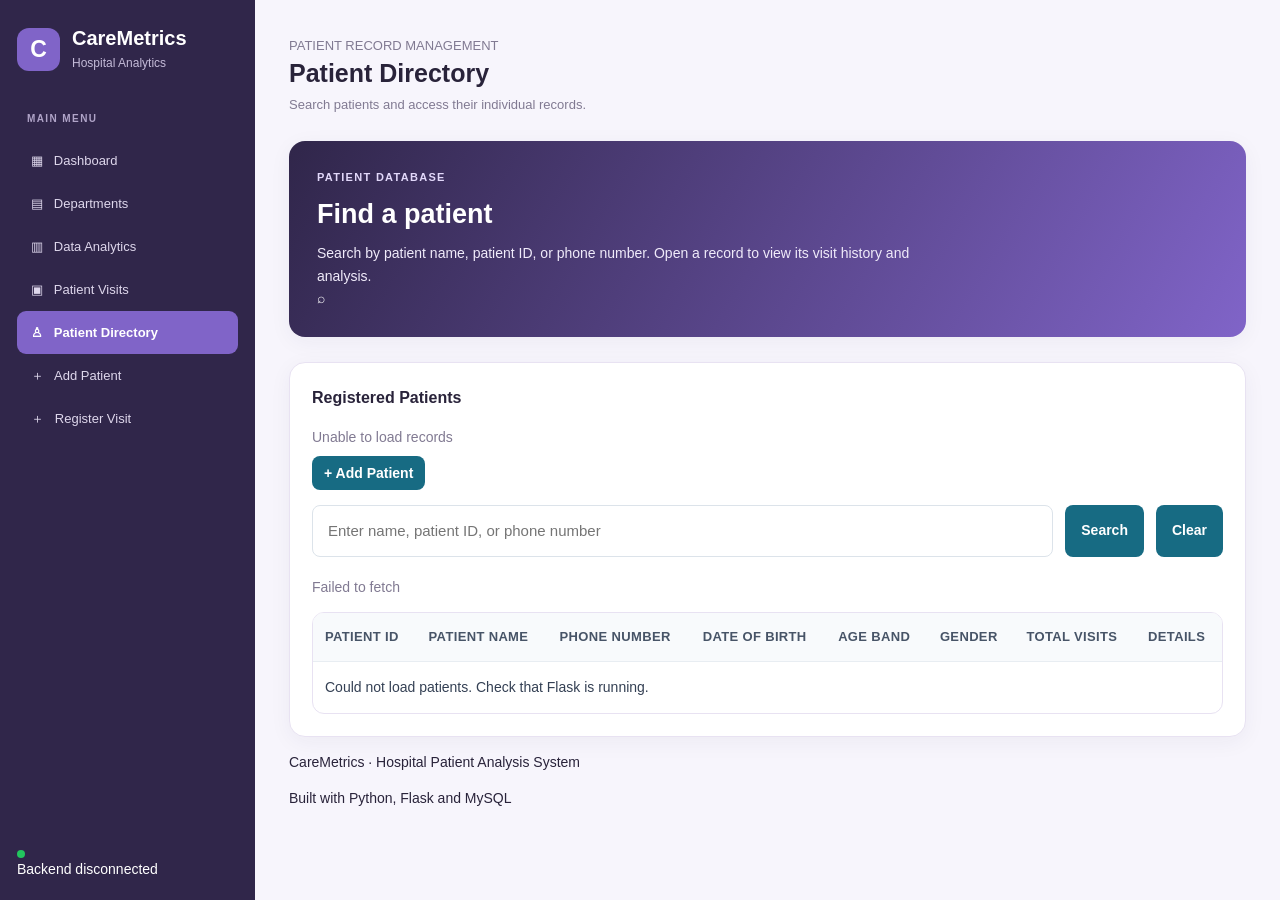
<file: patients.html>
<!DOCTYPE html>
<html lang="en">
<head>
    <meta charset="UTF-8">
    <meta name="viewport" content="width=device-width, initial-scale=1.0">
    <title>Patient Directory | CareMetrics</title>
    <link rel="stylesheet" href="style.css">

    <style>
        .directory-panel {
            margin-top: 24px;
        }

        .search-row {
            display: flex;
            gap: 12px;
            margin: 20px 0;
        }

        .search-row input {
            flex: 1;
            min-width: 0;
            padding: 13px 15px;
            border: 1px solid #dce3ea;
            border-radius: 8px;
            font-size: 15px;
        }

        .search-row button,
        .view-button {
            background: #176b83;
            color: white;
            border: none;
            border-radius: 8px;
            padding: 12px 16px;
            cursor: pointer;
            font-weight: 600;
        }

        .table-wrapper {
            overflow-x: auto;
        }

        .patient-table {
            width: 100%;
            border-collapse: collapse;
            min-width: 750px;
        }

        .patient-table th,
        .patient-table td {
            text-align: left;
            padding: 14px 12px;
            border-bottom: 1px solid #e8edf2;
        }

        .patient-table th {
            color: #475467;
            background: #f8fafc;
            font-size: 13px;
        }

        .patient-table td {
            color: #344054;
            font-size: 14px;
        }

        .patient-table tbody tr:hover {
            background: #f8fbfc;
        }

        .status-message {
            margin: 14px 0;
            color: #64748b;
            line-height: 1.5;
        }

        .error-message {
            color: #b42318;
        }

        .empty-message {
            text-align: center;
            padding: 28px;
            color: #64748b;
        }

        .view-button {
            padding: 9px 12px;
            white-space: nowrap;
        }

        @media (max-width: 600px) {
            .search-row {
                flex-direction: column;
            }
        }
    </style>
</head>

<body>
    <aside class="sidebar">
        <div class="brand">
            <div class="brand-icon">C</div>
            <div>
                <h2>CareMetrics</h2>
                <p>Hospital Analytics</p>
            </div>
        </div>

        <p class="menu-label">MAIN MENU</p>

        <a class="nav-link" href="index.html">▦ &nbsp; Dashboard</a>
        <a class="nav-link" href="departments.html">▤ &nbsp; Departments</a>
        <a class="nav-link" href="analytics.html">▥ &nbsp; Data Analytics</a>
        <a class="nav-link" href="visits.html">▣ &nbsp; Patient Visits</a>
        <a class="nav-link active" href="patients.html">♙ &nbsp; Patient Directory</a>
        <a class="nav-link" href="add-patient.html">＋ &nbsp; Add Patient</a>
        <a class="nav-link" href="add-visit.html">＋ &nbsp; Register Visit</a>

        <div class="sidebar-bottom">
            <div class="status-dot"></div>
            <span id="connection-status">Connecting...</span>
        </div>
    </aside>

    <main class="main-content">
        <header class="topbar">
            <div>
                <p class="eyebrow">PATIENT RECORD MANAGEMENT</p>
                <h1>Patient Directory</h1>
                <p class="subtitle">
                    Search patients and access their individual records.
                </p>
            </div>
        </header>

        <section class="welcome-card">
            <div>
                <p class="eyebrow light">PATIENT DATABASE</p>
                <h2>Find a patient</h2>
                <p>
                    Search by patient name, patient ID, or phone number.
                    Open a record to view its visit history and analysis.
                </p>
            </div>
            <div class="welcome-symbol">⌕</div>
        </section>

        <section class="panel directory-panel">
            <div class="panel-heading">
                <div>
                    <h2>Registered Patients</h2>
                    <p id="patient-count">Loading patient records...</p>
                </div>
                <a href="add-patient.html" class="view-button"
                   style="text-decoration:none;">+ Add Patient</a>
            </div>

            <form class="search-row" id="search-form">
                <input
                    type="search"
                    id="search-input"
                    placeholder="Enter name, patient ID, or phone number"
                    aria-label="Search patients">
                <button type="submit">Search</button>
                <button type="button" id="clear-button">Clear</button>
            </form>

            <p id="status-message" class="status-message" role="status"
               aria-live="polite"></p>

            <div class="table-wrapper">
                <table class="patient-table">
                    <thead>
                        <tr>
                            <th>Patient ID</th>
                            <th>Patient Name</th>
                            <th>Phone Number</th>
                            <th>Date of Birth</th>
                            <th>Age Band</th>
                            <th>Gender</th>
                            <th>Total Visits</th>
                            <th>Details</th>
                        </tr>
                    </thead>
                    <tbody id="patient-table-body">
                        <tr>
                            <td colspan="8" class="empty-message">
                                Loading patients...
                            </td>
                        </tr>
                    </tbody>
                </table>
            </div>
        </section>

        <footer>
            <p>CareMetrics · Hospital Patient Analysis System</p>
            <p>Built with Python, Flask and MySQL</p>
        </footer>
    </main>

    <script>
        const API_URL = "http://127.0.0.1:5000";

        const searchForm = document.getElementById("search-form");
        const searchInput = document.getElementById("search-input");
        const clearButton = document.getElementById("clear-button");
        const tableBody = document.getElementById("patient-table-body");
        const patientCount = document.getElementById("patient-count");
        const statusMessage = document.getElementById("status-message");
        const connectionStatus = document.getElementById("connection-status");

        function addCell(row, value) {
            const cell = document.createElement("td");
            cell.textContent = value === null || value === undefined || value === ""
                ? "—"
                : value;
            row.appendChild(cell);
            return cell;
        }

        function formatDate(value) {
            if (!value) return "—";

            const parts = value.split("-");
            if (parts.length !== 3) return value;

            return `${parts[2]}-${parts[1]}-${parts[0]}`;
        }

        function showEmpty(message) {
            tableBody.replaceChildren();

            const row = document.createElement("tr");
            const cell = document.createElement("td");

            cell.colSpan = 8;
            cell.className = "empty-message";
            cell.textContent = message;

            row.appendChild(cell);
            tableBody.appendChild(row);
        }

        function renderPatients(patients) {
            tableBody.replaceChildren();

            if (!patients.length) {
                showEmpty("No matching patients found.");
                patientCount.textContent = "0 patients found";
                return;
            }

            patientCount.textContent =
                `${patients.length} patient${patients.length === 1 ? "" : "s"} found`;

            patients.forEach(patient => {
                const row = document.createElement("tr");

                addCell(row, patient.patient_id);
                addCell(row, patient.patient_name || "Not provided");
                addCell(row, patient.phone_number);
                addCell(row, formatDate(patient.date_of_birth));
                addCell(row, patient.age_band);
                addCell(row, patient.gender);
                addCell(row, patient.total_visits ?? 0);

                const actionCell = document.createElement("td");
                const button = document.createElement("button");

                button.type = "button";
                button.className = "view-button";
                button.textContent = "View Profile";

                button.addEventListener("click", function () {
                    window.location.href =
                        `patient-profile.html?id=${encodeURIComponent(patient.patient_id)}`;
                });

                actionCell.appendChild(button);
                row.appendChild(actionCell);
                tableBody.appendChild(row);
            });
        }

        async function loadPatients(search = "") {
            statusMessage.className = "status-message";
            statusMessage.textContent = "Loading patient records...";

            try {
                const url = new URL(`${API_URL}/api/patients`);

                if (search.trim()) {
                    url.searchParams.set("search", search.trim());
                }

                const response = await fetch(url);
                const result = await response.json();

                if (!response.ok) {
                    throw new Error(result.error || "Unable to load patients.");
                }

                if (!Array.isArray(result)) {
                    throw new Error("The server returned an unexpected response.");
                }

                connectionStatus.textContent = "Backend connected";
                renderPatients(result);
                statusMessage.textContent = "";
            } catch (error) {
                console.error("Patient directory error:", error);
                connectionStatus.textContent = "Backend disconnected";
                patientCount.textContent = "Unable to load records";
                showEmpty("Could not load patients. Check that Flask is running.");
                statusMessage.className = "status-message error-message";
                statusMessage.textContent = error.message;
            }
        }

        searchForm.addEventListener("submit", function (event) {
            event.preventDefault();
            loadPatients(searchInput.value);
        });

        clearButton.addEventListener("click", function () {
            searchInput.value = "";
            loadPatients();
        });

        loadPatients();
    </script>
</body>
</html>
</file>
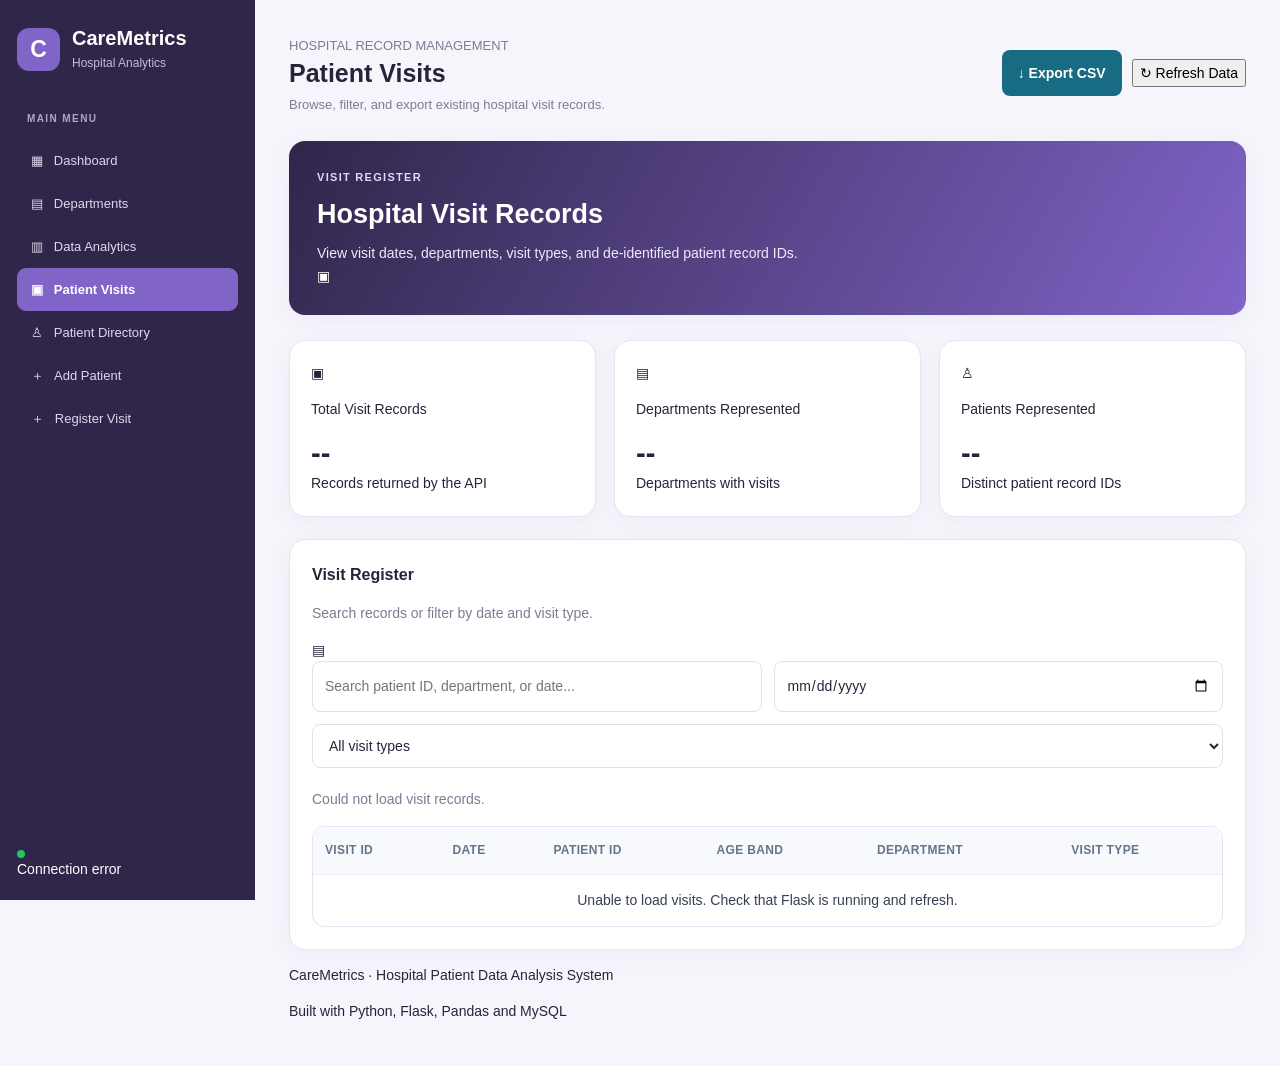
<file: visits.html>
<!DOCTYPE html>
<html lang="en">
<head>
    <meta charset="UTF-8">
    <meta name="viewport" content="width=device-width, initial-scale=1.0">
    <title>Patient Visits | CareMetrics</title>
    <link rel="stylesheet" href="style.css">

    <style>
        .visits-toolbar {
            display: flex;
            gap: 12px;
            flex-wrap: wrap;
            margin-bottom: 20px;
        }

        .visits-toolbar input,
        .visits-toolbar select {
            padding: 12px;
            border: 1px solid #dce3ea;
            border-radius: 8px;
            font-size: 14px;
            background: white;
        }

        .visits-toolbar input {
            flex: 1;
            min-width: 220px;
        }

        .table-wrapper {
            width: 100%;
            overflow-x: auto;
        }

        .visits-table {
            width: 100%;
            border-collapse: collapse;
            text-align: left;
        }

        .visits-table th,
        .visits-table td {
            padding: 14px 12px;
            border-bottom: 1px solid #edf0f4;
            white-space: nowrap;
        }

        .visits-table th {
            color: #65748b;
            font-size: 12px;
            text-transform: uppercase;
            background: #f7f9fc;
        }

        .visits-table td {
            color: #344054;
            font-size: 14px;
        }

        .visit-badge {
            display: inline-block;
            padding: 5px 10px;
            border-radius: 20px;
            background: #e8f3ff;
            color: #2164a5;
            font-size: 12px;
            font-weight: 600;
        }

        .visits-count {
            margin-bottom: 16px;
            color: #64748b;
            font-size: 14px;
        }

        .table-message {
            padding: 25px;
            text-align: center;
            color: #64748b;
        }

        .visits-summary {
            margin-bottom: 22px;
        }

        .header-actions {
            display: flex;
            gap: 10px;
            flex-wrap: wrap;
            align-items: center;
        }

        #export-button {
            background: #176b83;
            color: white;
            border: none;
            padding: 12px 16px;
            border-radius: 8px;
            cursor: pointer;
            font-weight: 600;
        }

        #export-button:hover {
            background: #125568;
        }

        #export-button:disabled {
            opacity: 0.6;
            cursor: not-allowed;
        }

        @media (max-width: 650px) {
            .visits-toolbar {
                flex-direction: column;
            }

            .visits-toolbar input,
            .visits-toolbar select {
                width: 100%;
                box-sizing: border-box;
            }

            .header-actions {
                width: 100%;
            }
        }
    </style>
</head>

<body>
    <aside class="sidebar">
        <div class="brand">
            <div class="brand-icon">C</div>
            <div>
                <h2>CareMetrics</h2>
                <p>Hospital Analytics</p>
            </div>
        </div>

        <p class="menu-label">MAIN MENU</p>

        <a class="nav-link" href="dashboard.html">▦ &nbsp; Dashboard</a>
        <a class="nav-link" href="departments.html">▤ &nbsp; Departments</a>
        <a class="nav-link" href="analytics.html">▥ &nbsp; Data Analytics</a>
        <a class="nav-link active" href="visits.html">▣ &nbsp; Patient Visits</a>
        <a class="nav-link" href="patients.html">♙ &nbsp; Patient Directory</a>
        <a class="nav-link" href="add-patient.html">＋ &nbsp; Add Patient</a>
        <a class="nav-link" href="add-visit.html">＋ &nbsp; Register Visit</a>

        <div class="sidebar-bottom">
            <div class="status-dot"></div>
            <span id="connection-status">Connecting...</span>
        </div>
    </aside>

    <main class="main-content">
        <header class="topbar">
            <div>
                <p class="eyebrow">HOSPITAL RECORD MANAGEMENT</p>
                <h1>Patient Visits</h1>
                <p class="subtitle">
                    Browse, filter, and export existing hospital visit records.
                </p>
            </div>

            <div class="header-actions">
                <button id="export-button" onclick="exportVisitsToCSV()">
                    ↓ Export CSV
                </button>

                <button id="refresh-button" onclick="loadVisits()">
                    ↻ Refresh Data
                </button>
            </div>
        </header>

        <section class="welcome-card">
            <div>
                <p class="eyebrow light">VISIT REGISTER</p>
                <h2>Hospital Visit Records</h2>
                <p>
                    View visit dates, departments, visit types,
                    and de-identified patient record IDs.
                </p>
            </div>
            <div class="welcome-symbol">▣</div>
        </section>

        <section class="stats-grid visits-summary">
            <article class="stat-card">
                <div class="stat-icon blue">▣</div>
                <p>Total Visit Records</p>
                <h2 id="total-visits">--</h2>
                <span>Records returned by the API</span>
            </article>

            <article class="stat-card">
                <div class="stat-icon purple">▤</div>
                <p>Departments Represented</p>
                <h2 id="total-visit-departments">--</h2>
                <span>Departments with visits</span>
            </article>

            <article class="stat-card">
                <div class="stat-icon green">♙</div>
                <p>Patients Represented</p>
                <h2 id="total-visit-patients">--</h2>
                <span>Distinct patient record IDs</span>
            </article>
        </section>

        <section class="panel">
            <div class="panel-heading">
                <div>
                    <h2>Visit Register</h2>
                    <p>Search records or filter by date and visit type.</p>
                </div>
                <span class="panel-icon">▤</span>
            </div>

            <div class="visits-toolbar">
                <input
                    type="search"
                    id="search-visits"
                    placeholder="Search patient ID, department, or date..."
                    aria-label="Search visit records"
                >

                <input
                    type="date"
                    id="visit-date-filter"
                    aria-label="Filter visits by date"
                >

                <select id="visit-type-filter" aria-label="Filter by visit type">
                    <option value="">All visit types</option>
                </select>
            </div>

            <p class="visits-count" id="visits-count">
                Loading visit records...
            </p>

            <div class="table-wrapper">
                <table class="visits-table">
                    <thead>
                        <tr>
                            <th>Visit ID</th>
                            <th>Date</th>
                            <th>Patient ID</th>
                            <th>Age Band</th>
                            <th>Department</th>
                            <th>Visit Type</th>
                        </tr>
                    </thead>
                    <tbody id="visits-table-body">
                        <tr>
                            <td colspan="6" class="table-message">
                                Loading visit records...
                            </td>
                        </tr>
                    </tbody>
                </table>
            </div>
        </section>

        <footer>
            <p>CareMetrics · Hospital Patient Data Analysis System</p>
            <p>Built with Python, Flask, Pandas and MySQL</p>
        </footer>
    </main>

    <script>
        const API_URL = "http://127.0.0.1:5000";
        let allVisits = [];

        async function loadVisits() {
            const status = document.getElementById("connection-status");
            const button = document.getElementById("refresh-button");
            const tbody = document.getElementById("visits-table-body");
            const count = document.getElementById("visits-count");

            button.disabled = true;
            status.textContent = "Connecting...";
            count.textContent = "Loading visit records...";

            try {
                const response = await fetch(`${API_URL}/api/visits`);

                if (!response.ok) {
                    throw new Error(`Server returned status ${response.status}`);
                }

                const data = await response.json();

                if (!Array.isArray(data)) {
                    throw new Error("The API did not return a list of visits.");
                }

                allVisits = data;

                document.getElementById("total-visits").textContent = data.length;

                document.getElementById("total-visit-departments").textContent =
                    new Set(data.map(v => v.department_name).filter(Boolean)).size;

                document.getElementById("total-visit-patients").textContent =
                    new Set(data.map(v => v.patient_id).filter(v => v != null)).size;

                const typeFilter = document.getElementById("visit-type-filter");
                const previousType = typeFilter.value;

                typeFilter.replaceChildren(
                    new Option("All visit types", "")
                );

                [...new Set(data.map(v => v.visit_type).filter(Boolean))]
                    .sort()
                    .forEach(type => typeFilter.add(new Option(type, type)));

                typeFilter.value = [...typeFilter.options]
                    .some(option => option.value === previousType)
                    ? previousType : "";

                status.textContent = "Backend connected";
                renderVisits();

            } catch (error) {
                console.error("CareMetrics loading error:", error);
                status.textContent = "Connection error";
                count.textContent = "Could not load visit records.";

                tbody.replaceChildren();

                const row = tbody.insertRow();
                const cell = row.insertCell();

                cell.colSpan = 6;
                cell.className = "table-message";
                cell.textContent =
                    "Unable to load visits. Check that Flask is running and refresh.";

            } finally {
                button.disabled = false;
                button.textContent = "↻ Refresh Data";
            }
        }

        function getFilteredVisits() {
            const search = document.getElementById("search-visits")
                .value.trim().toLowerCase();

            const type = document.getElementById("visit-type-filter").value;
            const date = document.getElementById("visit-date-filter").value;

            return allVisits.filter(v => {
                const searchable = [
                    v.visit_id,
                    v.visit_date,
                    v.patient_id,
                    v.age_band,
                    v.department_name,
                    v.visit_type
                ].join(" ").toLowerCase();

                const matchesSearch = searchable.includes(search);
                const matchesType = !type || v.visit_type === type;
                const matchesDate = !date ||
                    String(v.visit_date).slice(0, 10) === date;

                return matchesSearch && matchesType && matchesDate;
            });
        }

        function renderVisits() {
            const tbody = document.getElementById("visits-table-body");
            const filtered = getFilteredVisits();

            tbody.replaceChildren();

            document.getElementById("visits-count").textContent =
                `Showing ${filtered.length} of ${allVisits.length} visit records`;

            if (filtered.length === 0) {
                const row = tbody.insertRow();
                const cell = row.insertCell();

                cell.colSpan = 6;
                cell.className = "table-message";
                cell.textContent = "No matching visit records found.";
                return;
            }

            filtered.forEach(v => {
                const row = tbody.insertRow();

                [
                    v.visit_id,
                    v.visit_date,
                    v.patient_id,
                    v.age_band || "Not specified",
                    v.department_name
                ].forEach(value => {
                    row.insertCell().textContent = value ?? "";
                });

                const badge = document.createElement("span");
                badge.className = "visit-badge";
                badge.textContent = v.visit_type || "Not specified";

                row.insertCell().appendChild(badge);
            });
        }

        function exportVisitsToCSV() {
            const visits = getFilteredVisits();

            if (visits.length === 0) {
                alert("No matching visit records available to export.");
                return;
            }

            const headers = [
                "Visit ID",
                "Visit Date",
                "Patient ID",
                "Age Band",
                "Department",
                "Visit Type"
            ];

            const escapeCSV = value =>
                '"' + String(value ?? "").replace(/"/g, '""') + '"';

            const rows = visits.map(v => [
                v.visit_id,
                v.visit_date,
                v.patient_id,
                v.age_band,
                v.department_name,
                v.visit_type
            ]);

            const csv = [headers, ...rows]
                .map(row => row.map(escapeCSV).join(","))
                .join("\r\n");

            const blob = new Blob(["\uFEFF" + csv], {
                type: "text/csv;charset=utf-8;"
            });

            const url = URL.createObjectURL(blob);
            const link = document.createElement("a");

            link.href = url;
            link.download = "caremetrics_patient_visits.csv";
            document.body.appendChild(link);
            link.click();
            link.remove();

            setTimeout(() => URL.revokeObjectURL(url), 1000);
        }

        document.getElementById("search-visits")
            .addEventListener("input", renderVisits);

        document.getElementById("visit-type-filter")
            .addEventListener("change", renderVisits);

        document.getElementById("visit-date-filter")
            .addEventListener("change", renderVisits);

        loadVisits();
    </script>
</body>
</html>
</file>
<file: style.css>
/* ==========================================
   CareMetrics - Shared Stylesheet
   Theme: Premium Purple and Lavender
   ========================================== */

:root {
    --primary: #8064C8;
    --primary-dark: #694BAF;
    --primary-light: #F0EBFA;

    --sidebar-bg: #30264A;
    --sidebar-text: #DED7EC;
    --sidebar-hover: #44365F;

    --page-bg: #F7F5FC;
    --card-bg: #FFFFFF;

    --text-main: #29233A;
    --text-muted: #817A92;
    --border: #E8E2F2;

    --success: #258568;
    --danger: #D64565;
    --warning: #C58A35;

    --sidebar-width: 255px;
    --radius: 16px;
    --shadow: 0 5px 22px rgba(48, 38, 74, 0.05);
}

/* Reset */

* {
    box-sizing: border-box;
}

html {
    min-height: 100%;
}

body {
    margin: 0;
    min-height: 100vh;
    background: var(--page-bg);
    color: var(--text-main);
    font-family: "Segoe UI", Arial, sans-serif;
    font-size: 14px;
    line-height: 1.6;
}

a {
    color: var(--primary);
    text-decoration: none;
}

button,
input,
select,
textarea {
    font: inherit;
}

button {
    cursor: pointer;
}

/* Main layout */

.layout {
    display: block;
    width: 100%;
    min-height: 100vh;
}

/* Sidebar width is fixed on every desktop page */

.sidebar {
    position: fixed;
    top: 0;
    bottom: 0;
    left: 0;
    z-index: 100;

    display: flex;
    flex-direction: column;

    width: var(--sidebar-width) !important;
    min-width: var(--sidebar-width) !important;
    max-width: var(--sidebar-width) !important;

    height: 100vh;
    min-height: 0;

    flex: 0 0 var(--sidebar-width);

    padding: 25px 17px 20px;
    margin: 0;

    overflow-x: hidden;
    overflow-y: auto;

    background: var(--sidebar-bg);
    color: #FFFFFF;
}

/* Sidebar branding */

.brand {
    display: flex;
    align-items: center;
    gap: 12px;
    width: 100%;
    min-width: 0;
    margin-bottom: 8px;
}

.brand-icon {
    display: flex;
    align-items: center;
    justify-content: center;

    width: 43px;
    min-width: 43px;
    height: 43px;

    border-radius: 12px;
    background: var(--primary);
    color: #FFFFFF;

    font-size: 23px;
    font-weight: 700;
}

.brand h1,
.brand h2,
.brand p {
    margin: 0;
}

.brand h1,
.brand h2 {
    color: #FFFFFF;
    font-size: 20px;
    font-weight: 750;
    line-height: 1.3;
}

.brand p {
    margin-top: 3px;
    color: #C4BBD8;
    font-size: 12px;
}

/* Sidebar menu */

.menu-label {
    margin: 30px 10px 12px;
    color: #B0A4C8;
    font-size: 10px;
    font-weight: 700;
    letter-spacing: 1.4px;
    text-transform: uppercase;
}

.sidebar nav {
    display: flex;
    flex-direction: column;
    gap: 6px;

    width: 100%;
    min-width: 0;
    flex-shrink: 0;
}

.nav-link {
    display: flex;
    align-items: center;
    gap: 10px;

    width: 100%;
    min-width: 0;
    max-width: 100%;
    min-height: 43px;

    flex: 0 0 auto;

    padding: 11px 13px;
    margin: 0;

    border: 1px solid transparent;
    border-radius: 9px;

    background: transparent;
    color: var(--sidebar-text);

    font-size: 13px;
    font-weight: 500;
    line-height: 1.4;

    white-space: normal;
    overflow-wrap: anywhere;

    transition: background 0.2s ease, color 0.2s ease;
}

.nav-link:hover {
    background: var(--sidebar-hover);
    color: #FFFFFF;
}

.nav-link.active {
    background: var(--primary);
    color: #FFFFFF;
    font-weight: 650;
}

/* Sidebar bottom connection status */

.sidebar-bottom {
    width: 100%;
    margin-top: auto;
    padding-top: 24px;
}

.connection-card {
    padding: 13px;
    border: 1px solid #514566;
    border-radius: 12px;
    background: #3A3053;
}

.connection-card p {
    margin: 0;
    color: #DED7EC;
    font-size: 12px;
}

.connection-status {
    display: flex;
    align-items: center;
    gap: 8px;
    margin-top: 8px;
    color: #FFFFFF;
    font-size: 12px;
}

.status-dot {
    width: 8px;
    height: 8px;
    flex-shrink: 0;
    border-radius: 50%;
    background: #22C55E;
}

.status-dot.error {
    background: #EF4444;
}

/* Main content */

.main-content {
    width: auto;
    min-width: 0;
    min-height: 100vh;

    margin: 0 0 0 var(--sidebar-width);
    padding: 30px 34px;

    overflow-wrap: break-word;
}

/* Top bar */

.topbar {
    display: flex;
    align-items: center;
    justify-content: space-between;
    gap: 16px;
    flex-wrap: wrap;
    margin-bottom: 25px;
}

.topbar h1,
.topbar h2 {
    margin: 0;
    color: var(--text-main);
    font-size: 25px;
    font-weight: 750;
    line-height: 1.3;
}

.topbar p {
    margin: 6px 0 0;
    color: var(--text-muted);
    font-size: 13px;
}

.topbar-actions {
    display: flex;
    align-items: center;
    gap: 10px;
    flex-wrap: wrap;
}

/* Welcome banner */

.welcome-card {
    position: relative;
    overflow: hidden;

    margin-bottom: 25px;
    padding: 28px;

    border-radius: var(--radius);
    background: linear-gradient(120deg, #30264A, #8064C8);
    color: #FFFFFF;

    box-shadow: var(--shadow);
}

.welcome-card h1,
.welcome-card h2 {
    margin: 0 0 10px;
    color: #FFFFFF;
    font-size: 27px;
    font-weight: 750;
    line-height: 1.35;
}

.welcome-card p {
    max-width: 650px;
    margin: 0;
    color: #F0EBFA;
    font-size: 14px;
}

.welcome-card .eyebrow {
    margin-bottom: 9px;
    color: #E2D8FA;
    font-size: 11px;
    font-weight: 700;
    letter-spacing: 1.3px;
    text-transform: uppercase;
}

/* Section headings */

.section-heading {
    display: flex;
    align-items: center;
    justify-content: space-between;
    gap: 12px;
    flex-wrap: wrap;
    margin: 25px 0 15px;
}

.section-heading h2,
.section-heading h3 {
    margin: 0;
    color: var(--text-main);
    font-size: 17px;
    font-weight: 700;
}

.section-heading p {
    margin: 4px 0 0;
    color: var(--text-muted);
    font-size: 12px;
}

/* Statistics */

.stats-grid {
    display: grid;
    grid-template-columns: repeat(3, minmax(0, 1fr));
    gap: 18px;
    margin-bottom: 25px;
}

.stat-card {
    min-width: 0;
    padding: 21px;

    border: 1px solid var(--border);
    border-radius: var(--radius);
    background: var(--card-bg);

    box-shadow: var(--shadow);
}

.stat-card .stat-label {
    margin: 0 0 9px;
    color: var(--text-muted);
    font-size: 12px;
    font-weight: 600;
}

.stat-card h2,
.stat-card h3,
.stat-card .stat-value {
    margin: 0;
    color: var(--text-main);
    font-size: 29px;
    font-weight: 750;
    line-height: 1.3;
    overflow-wrap: anywhere;
}

.stat-card .stat-description {
    margin: 9px 0 0;
    color: var(--text-muted);
    font-size: 12px;
}

/* Content grids */

.content-grid {
    display: grid;
    grid-template-columns: repeat(2, minmax(0, 1fr));
    gap: 20px;
    margin-bottom: 25px;
}

.content-grid.single-column {
    grid-template-columns: minmax(0, 1fr);
}

/* Panels and cards */

.panel,
.card,
.content-card {
    min-width: 0;
    padding: 22px;

    border: 1px solid var(--border);
    border-radius: var(--radius);
    background: var(--card-bg);

    box-shadow: var(--shadow);
}

.panel h2,
.panel h3,
.card h2,
.card h3,
.content-card h2,
.content-card h3 {
    margin: 0 0 15px;
    color: var(--text-main);
    font-size: 16px;
    font-weight: 700;
}

.panel p,
.card p,
.content-card p {
    color: var(--text-muted);
}

.panel-header,
.card-header {
    display: flex;
    align-items: center;
    justify-content: space-between;
    gap: 12px;
    flex-wrap: wrap;
    margin-bottom: 16px;
}

.panel-header h2,
.panel-header h3,
.card-header h2,
.card-header h3 {
    margin: 0;
}

/* Tables */

.table-container,
.table-wrapper {
    width: 100%;
    overflow-x: auto;
    border: 1px solid var(--border);
    border-radius: 12px;
    background: #FFFFFF;
}

table {
    width: 100%;
    border-collapse: collapse;
    text-align: left;
}

thead {
    background: #F8F6FC;
}

th {
    padding: 13px 16px;
    border-bottom: 1px solid var(--border);

    color: #625777;
    font-size: 11px;
    font-weight: 700;
    letter-spacing: 0.35px;
    text-transform: uppercase;

    white-space: nowrap;
}

td {
    padding: 14px 16px;
    border-bottom: 1px solid #F0ECF6;
    color: #433B53;
    font-size: 13px;
    vertical-align: middle;
}

tbody tr:last-child td {
    border-bottom: none;
}

tbody tr:hover {
    background: #FBF9FE;
}

/* Charts */

.chart-container {
    position: relative;
    width: 100%;
    min-width: 0;
    min-height: 250px;
    overflow: hidden;
}

.chart-container img {
    display: block;
    width: 100%;
    max-width: 100%;
    height: auto;
    object-fit: contain;
}

.chart-container canvas {
    display: block;
    max-width: 100%;
}

.chart-placeholder {
    display: flex;
    align-items: center;
    justify-content: center;
    min-height: 220px;
    padding: 20px;
    color: var(--text-muted);
    text-align: center;
}

/* Forms */

.form-grid {
    display: grid;
    grid-template-columns: repeat(2, minmax(0, 1fr));
    gap: 18px;
}

.form-group {
    display: flex;
    flex-direction: column;
    gap: 7px;
    min-width: 0;
}

.form-group.full-width {
    grid-column: 1 / -1;
}

.form-group label,
label {
    color: #433B53;
    font-size: 12px;
    font-weight: 650;
}

input,
select,
textarea {
    width: 100%;
    min-width: 0;
    padding: 11px 13px;

    border: 1px solid #DDD5EA;
    border-radius: 9px;

    outline: none;
    background: #FFFFFF;
    color: var(--text-main);

    font-size: 13px;

    transition: border-color 0.2s ease, box-shadow 0.2s ease;
}

input:focus,
select:focus,
textarea:focus {
    border-color: var(--primary);
    box-shadow: 0 0 0 3px rgba(128, 100, 200, 0.13);
}

textarea {
    min-height: 100px;
    resize: vertical;
}

.form-help {
    color: var(--text-muted);
    font-size: 11px;
}

.form-actions {
    display: flex;
    align-items: center;
    gap: 10px;
    flex-wrap: wrap;
    margin-top: 20px;
}

/* Buttons */

.btn,
button.btn {
    display: inline-flex;
    align-items: center;
    justify-content: center;
    gap: 8px;

    min-height: 39px;
    padding: 10px 16px;

    border: 1px solid transparent;
    border-radius: 9px;

    background: var(--primary);
    color: #FFFFFF;

    font-size: 12px;
    font-weight: 650;
    text-align: center;

    transition: background 0.2s ease, transform 0.2s ease;
}

.btn:hover,
button.btn:hover {
    background: var(--primary-dark);
}

.btn:disabled,
button:disabled {
    cursor: not-allowed;
    opacity: 0.6;
}

.btn-secondary {
    border-color: var(--border);
    background: #FFFFFF;
    color: #433B53;
}

.btn-secondary:hover {
    background: #F3EFF9;
    color: #29233A;
}

.btn-danger {
    background: var(--danger);
}

.btn-danger:hover {
    background: #B82F4D;
}

.btn-success {
    background: var(--success);
}

.btn-success:hover {
    background: #176B51;
}

/* Badges */

.badge,
.status-badge {
    display: inline-flex;
    align-items: center;
    gap: 5px;

    padding: 5px 9px;
    border-radius: 999px;

    background: var(--primary-light);
    color: #694BAF;

    font-size: 11px;
    font-weight: 650;
    white-space: nowrap;
}

.badge-success {
    background: #DDF5E9;
    color: #176B51;
}

.badge-warning {
    background: #FFF2D8;
    color: #8F5B12;
}

.badge-danger {
    background: #FCE4E9;
    color: #A62B48;
}

/* Messages */

.message,
.alert {
    margin: 15px 0;
    padding: 12px 15px;
    border: 1px solid var(--border);
    border-radius: 10px;
    background: #FFFFFF;
    color: var(--text-main);
    font-size: 13px;
}

.message.success,
.alert-success {
    border-color: #B8E8D0;
    background: #F0FBF5;
    color: #176B51;
}

.message.error,
.alert-error {
    border-color: #F3C1CD;
    background: #FFF3F5;
    color: #A62B48;
}

.empty-state {
    padding: 35px 20px;
    color: var(--text-muted);
    text-align: center;
}

.empty-state h3 {
    margin: 0 0 8px;
    color: var(--text-main);
}

/* Utility classes */

.text-muted {
    color: var(--text-muted);
}

.text-success {
    color: var(--success);
}

.text-danger {
    color: var(--danger);
}

.text-right {
    text-align: right;
}

.mt-0 {
    margin-top: 0;
}

.mt-1 {
    margin-top: 10px;
}

.mt-2 {
    margin-top: 20px;
}

.mb-0 {
    margin-bottom: 0;
}

.mb-1 {
    margin-bottom: 10px;
}

.mb-2 {
    margin-bottom: 20px;
}

.hidden {
    display: none !important;
}

/* Responsive design */

@media (max-width: 1100px) {
    .main-content {
        padding: 25px;
    }

    .stats-grid {
        grid-template-columns: repeat(2, minmax(0, 1fr));
    }

    .content-grid {
        grid-template-columns: minmax(0, 1fr);
    }
}

@media (max-width: 760px) {
    .layout {
        display: block;
    }

    .sidebar {
        position: relative;
        top: auto;
        right: auto;
        bottom: auto;
        left: auto;

        width: 100% !important;
        min-width: 0 !important;
        max-width: none !important;

        height: auto;
        min-height: 0;

        padding: 17px;
        overflow: visible;
    }

    .brand {
        margin-bottom: 10px;
    }

    .menu-label {
        margin-top: 20px;
    }

    .sidebar nav {
        display: grid;
        grid-template-columns: repeat(2, minmax(0, 1fr));
        gap: 6px;
    }

    .nav-link {
        width: 100%;
        min-width: 0;
        max-width: 100%;
        min-height: 42px;
        padding: 10px;
        font-size: 12px;
    }

    .sidebar-bottom {
        margin-top: 18px;
        padding-top: 0;
    }

    .main-content {
        width: 100%;
        min-width: 0;
        min-height: auto;
        margin: 0;
        padding: 22px 16px;
    }

    .topbar h1,
    .topbar h2 {
        font-size: 22px;
    }

    .welcome-card {
        padding: 22px;
    }

    .welcome-card h1,
    .welcome-card h2 {
        font-size: 23px;
    }

    .stats-grid {
        grid-template-columns: repeat(2, minmax(0, 1fr));
        gap: 12px;
    }

    .stat-card {
        padding: 16px;
    }

    .stat-card h2,
    .stat-card h3,
    .stat-card .stat-value {
        font-size: 24px;
    }

    .form-grid {
        grid-template-columns: minmax(0, 1fr);
    }

    .form-group.full-width {
        grid-column: auto;
    }
}

@media (max-width: 420px) {
    .stats-grid {
        grid-template-columns: minmax(0, 1fr);
    }

    .sidebar nav {
        grid-template-columns: minmax(0, 1fr);
    }

    .main-content {
        padding: 18px 12px;
    }

    .panel,
    .card,
    .content-card {
        padding: 16px;
    }

    .topbar-actions {
        width: 100%;
    }
}
</file>
